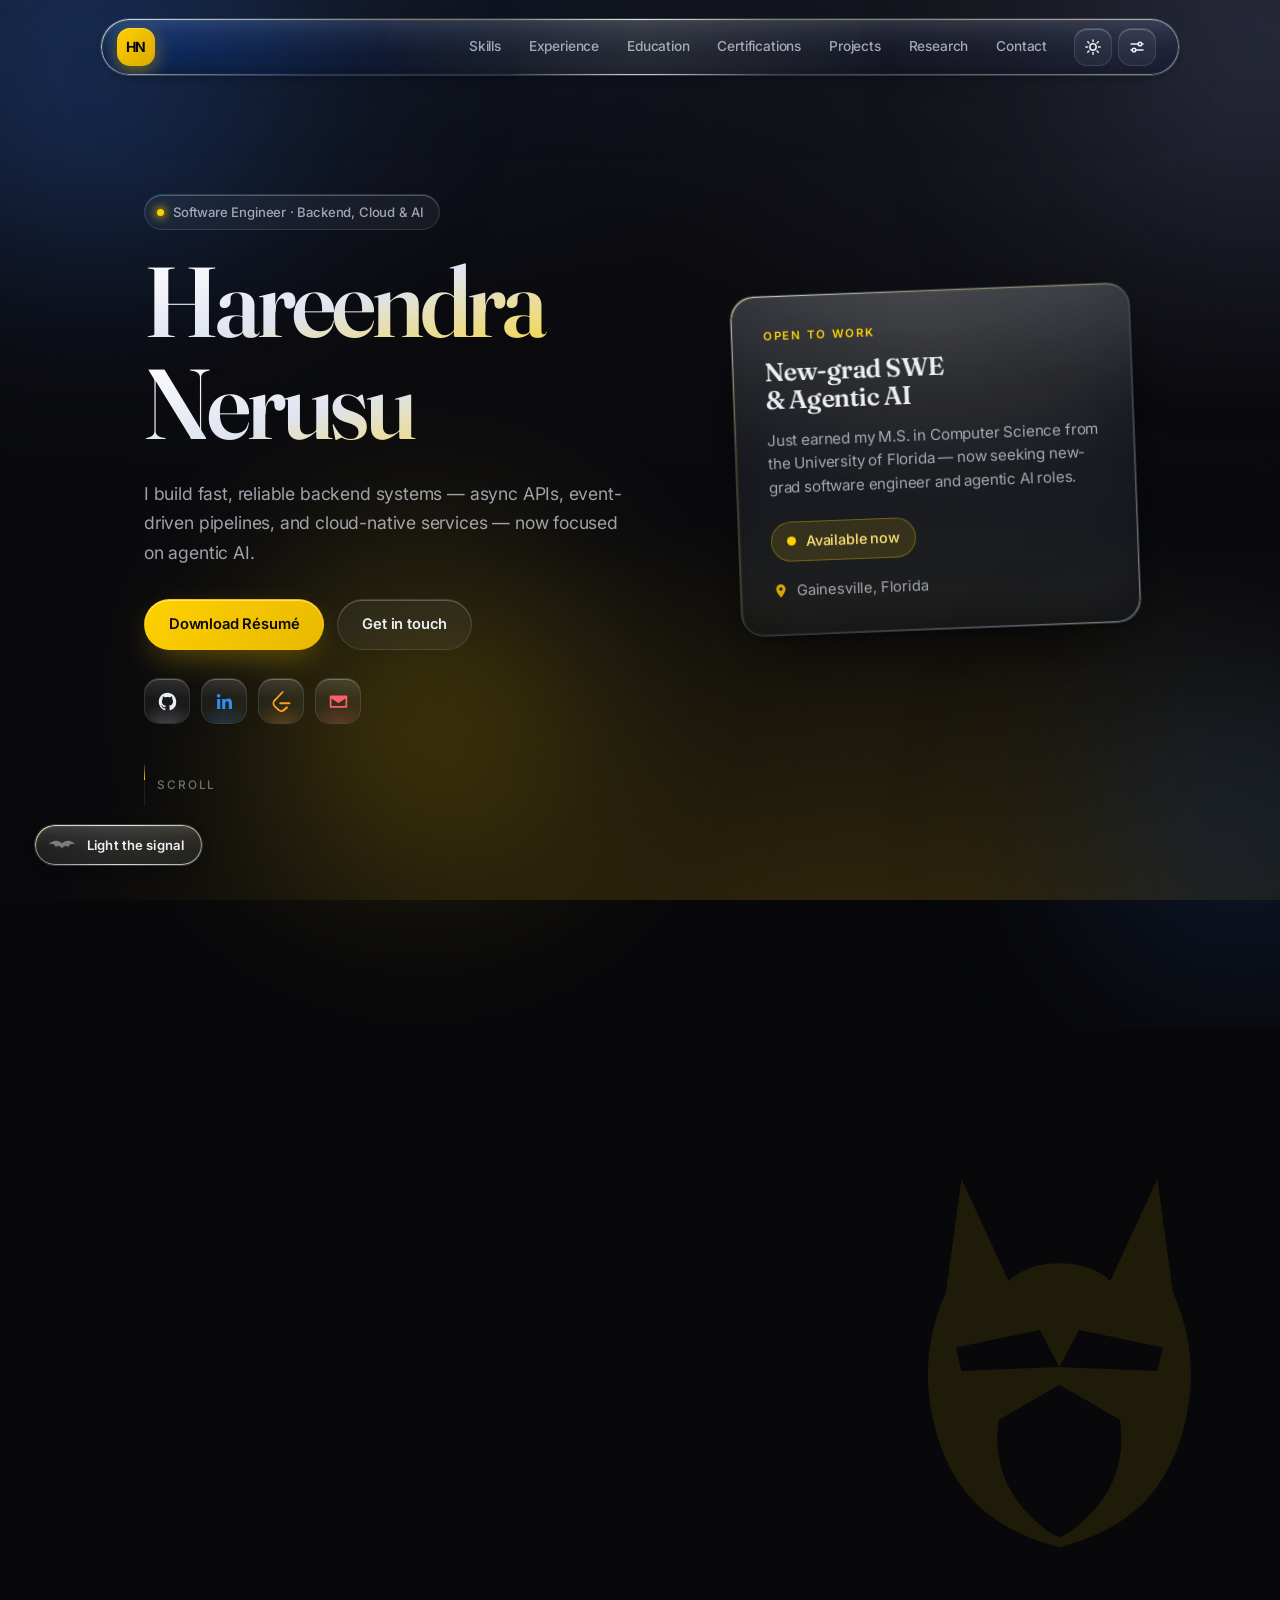
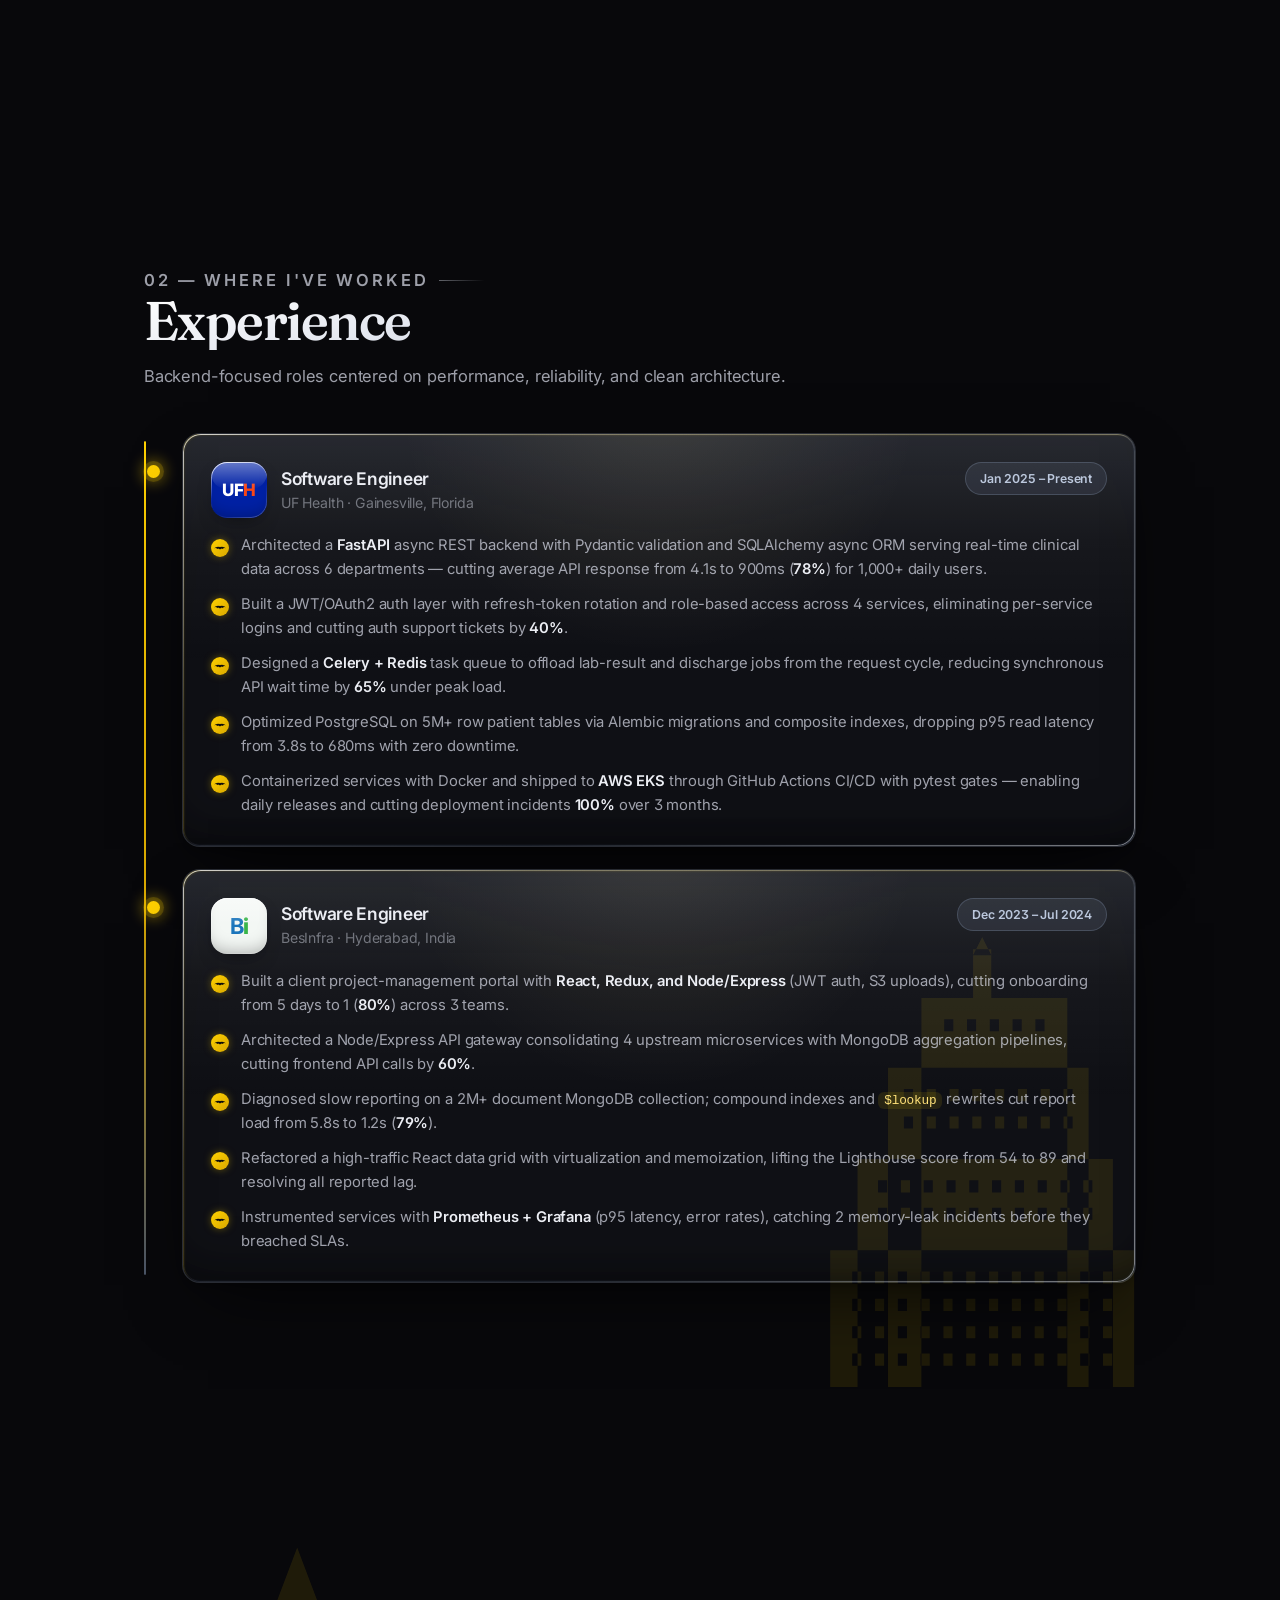
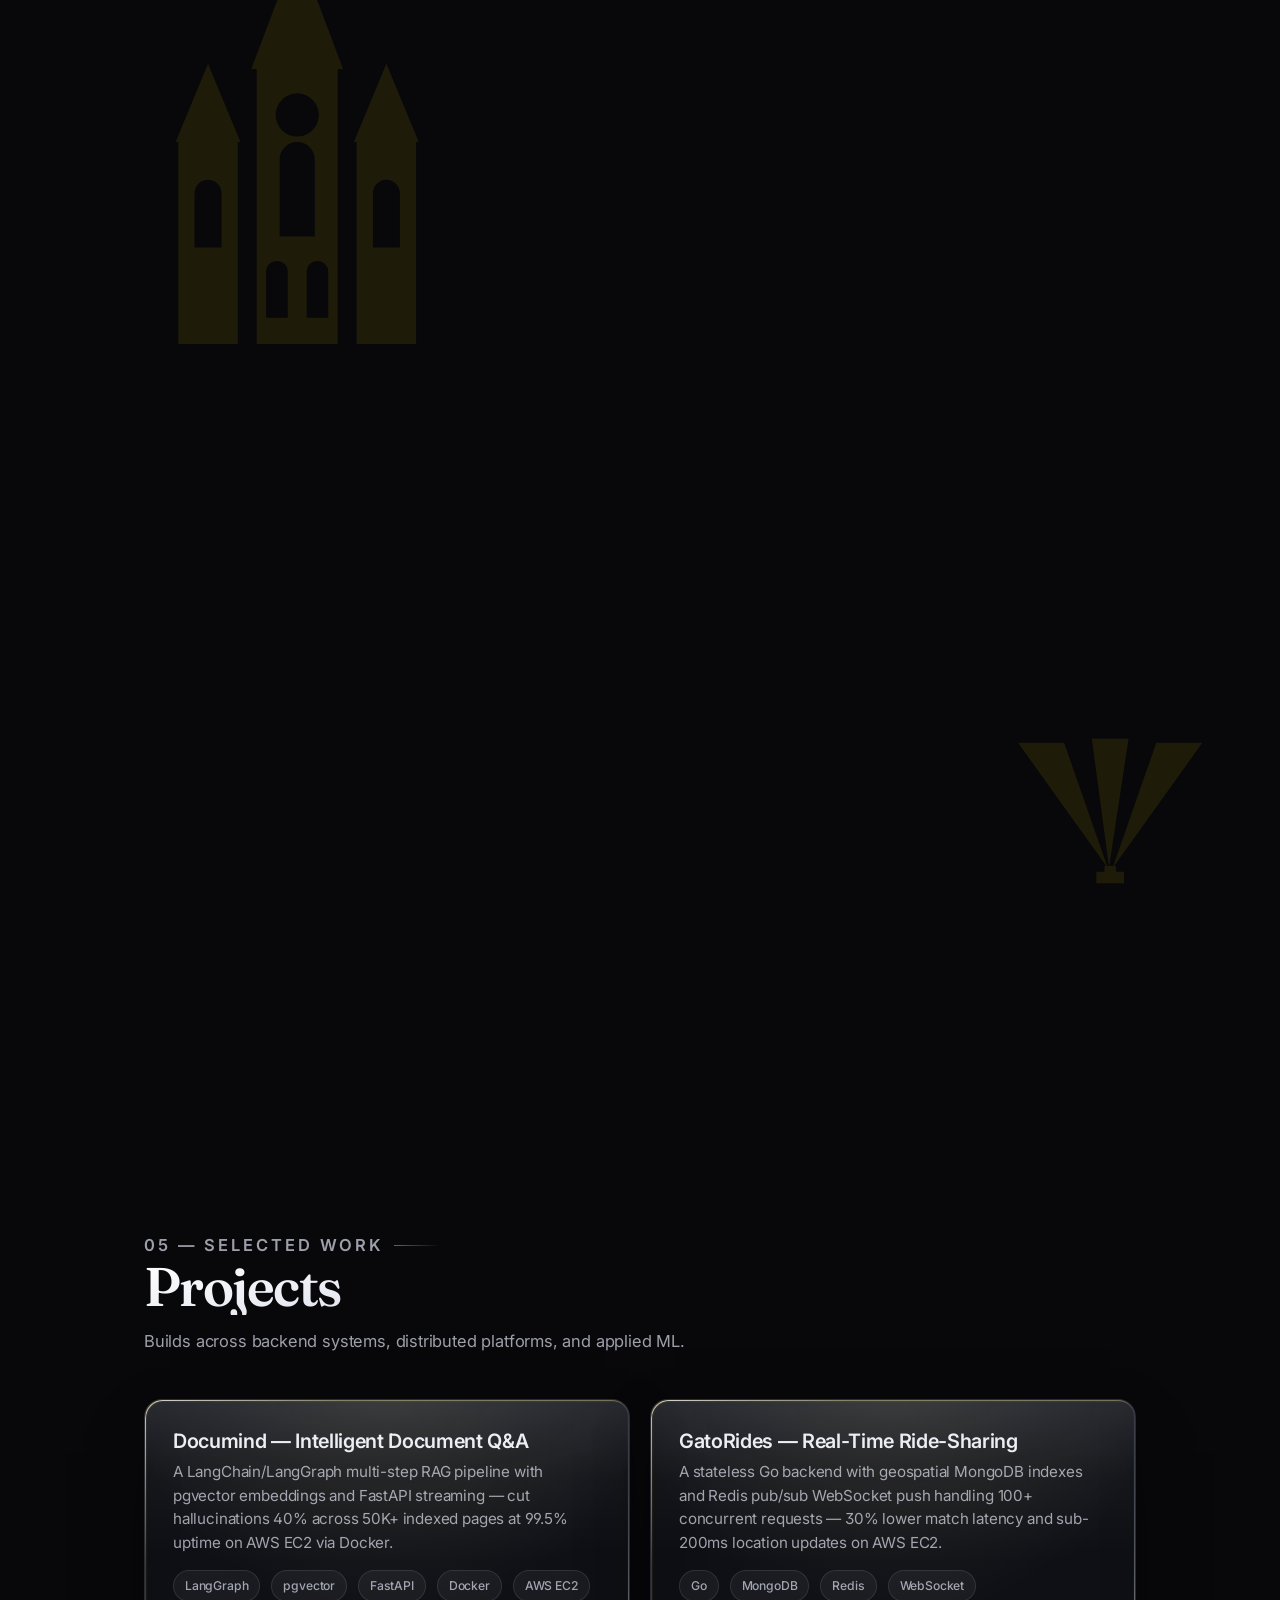
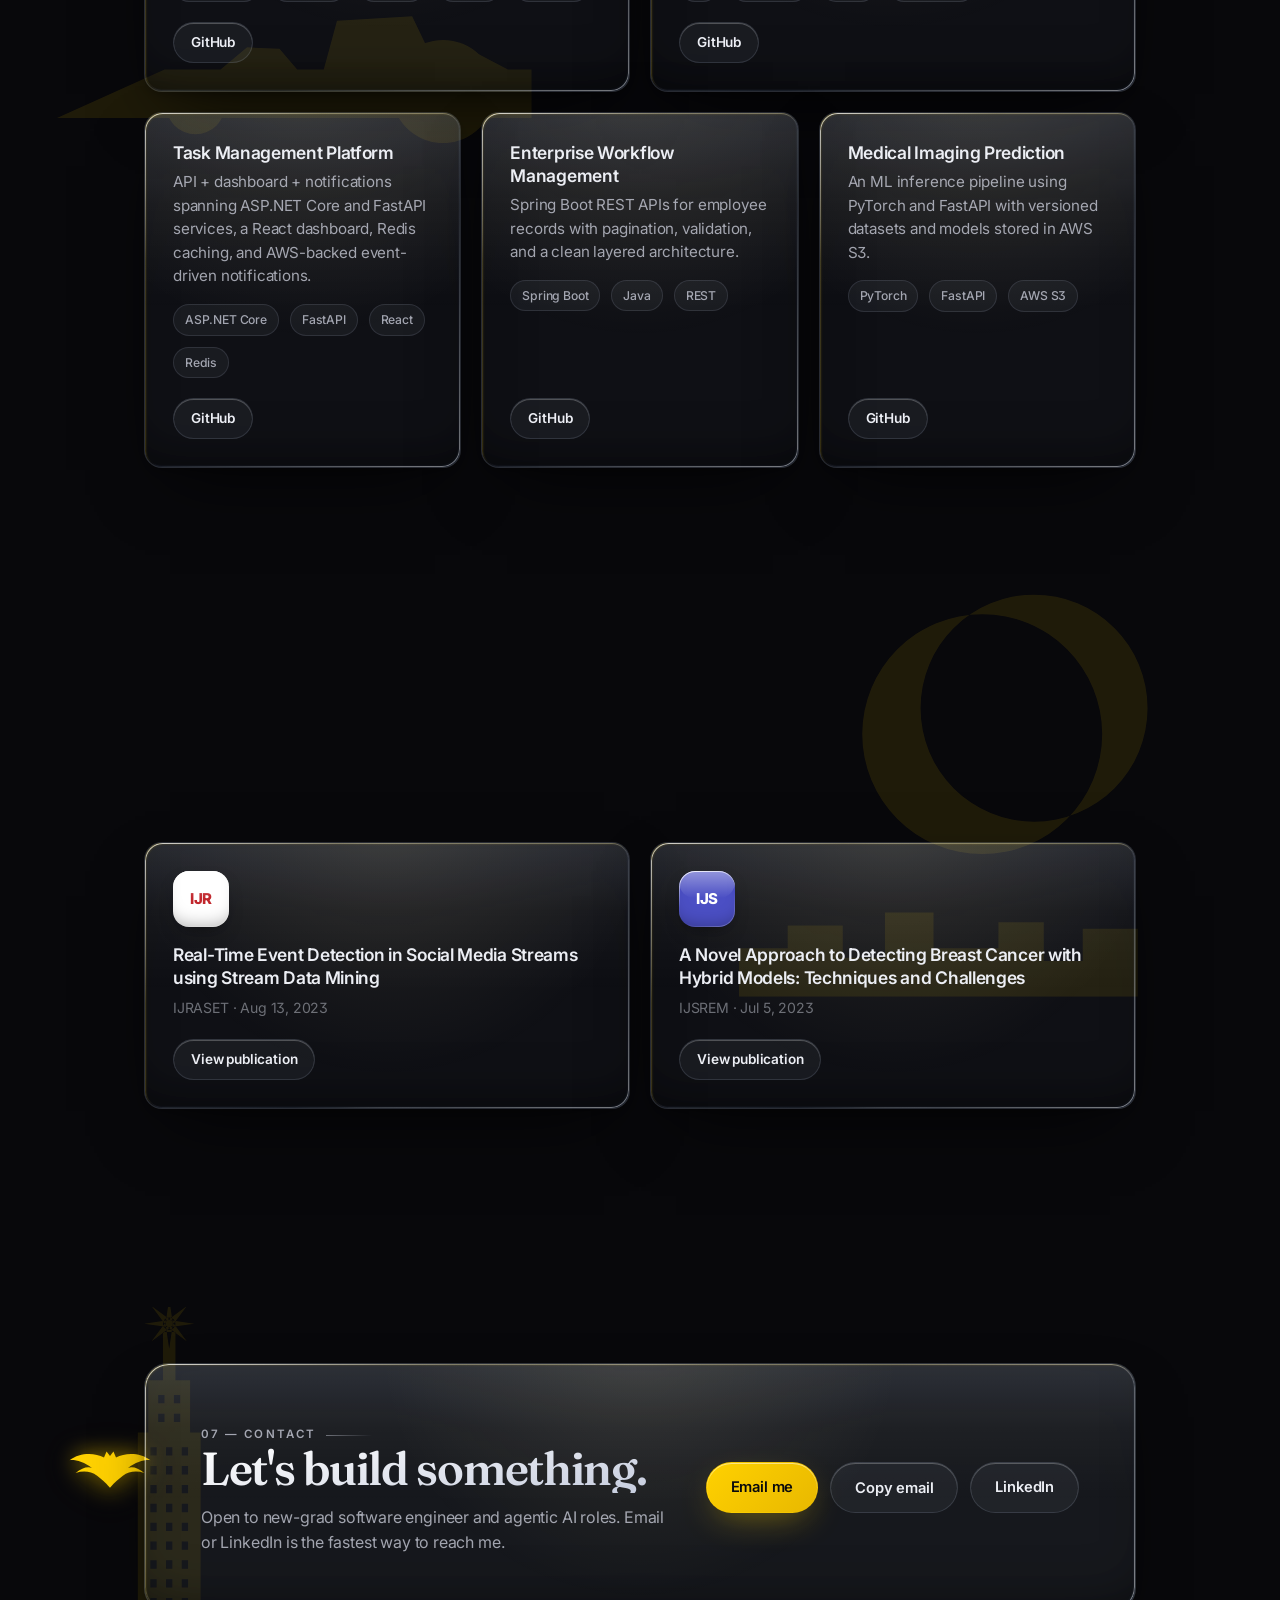
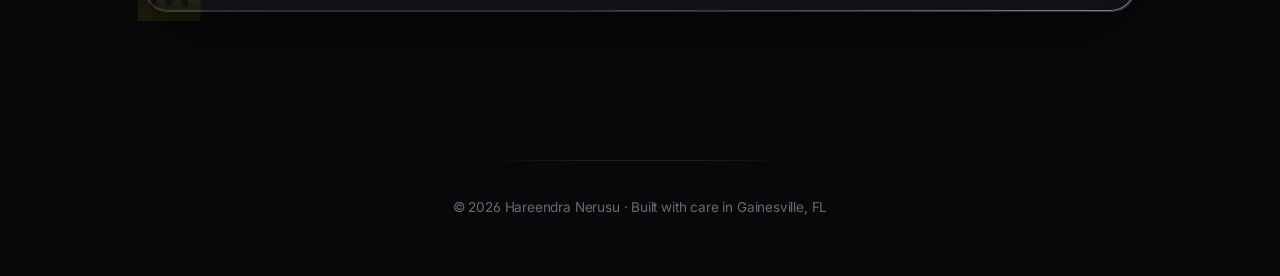
<file: index.html>
<!doctype html>
<html lang="en">
<head>
  <meta charset="utf-8" />
  <meta name="viewport" content="width=device-width, initial-scale=1, viewport-fit=cover" />
  <title>Hareendra Nerusu — Software Engineer</title>
  <meta name="description" content="Hareendra Sri Nag Nerusu — Software Engineer building fast, reliable backend systems, clean APIs, and cloud-native services." />
  <meta name="theme-color" content="#08080b" />
  <link rel="canonical" href="https://hareendra5555.github.io/" />

  <!-- Social share preview (Open Graph + Twitter) -->
  <meta property="og:type" content="website" />
  <meta property="og:url" content="https://hareendra5555.github.io/" />
  <meta property="og:site_name" content="Hareendra Nerusu" />
  <meta property="og:title" content="Hareendra Nerusu — Software Engineer" />
  <meta property="og:description" content="Software Engineer building fast, reliable backend systems, clean APIs, and cloud-native services — now focused on agentic AI." />
  <meta property="og:image" content="https://hareendra5555.github.io/og.png" />
  <meta property="og:image:width" content="1200" />
  <meta property="og:image:height" content="630" />
  <meta property="og:image:alt" content="Hareendra Nerusu — Software Engineer · Backend, Cloud &amp; AI" />
  <meta name="twitter:card" content="summary_large_image" />
  <meta name="twitter:title" content="Hareendra Nerusu — Software Engineer" />
  <meta name="twitter:description" content="Software Engineer building fast, reliable backend systems, clean APIs, and cloud-native services — now focused on agentic AI." />
  <meta name="twitter:image" content="https://hareendra5555.github.io/og.png" />

  <!-- Touch icon + installable manifest -->
  <link rel="apple-touch-icon" href="/apple-touch-icon.png" />
  <link rel="manifest" href="/manifest.json" />

  <!-- Structured data: helps search engines understand who this is -->
  <script type="application/ld+json">
  {
    "@context": "https://schema.org",
    "@type": "Person",
    "name": "Hareendra Sri Nag Nerusu",
    "alternateName": "Hareendra Nerusu",
    "url": "https://hareendra5555.github.io/",
    "jobTitle": "Software Engineer",
    "email": "mailto:hareendra05@gmail.com",
    "alumniOf": [
      { "@type": "CollegeOrUniversity", "name": "University of Florida" },
      { "@type": "CollegeOrUniversity", "name": "Amrita Vishwa Vidyapeetham" }
    ],
    "knowsAbout": ["Backend engineering", "Cloud computing", "Distributed systems", "Agentic AI", "Python", "Go", "AWS"],
    "sameAs": [
      "https://github.com/hareendra5555",
      "https://www.linkedin.com/in/hareendrasrinag/",
      "https://leetcode.com/u/hareendra21/"
    ]
  }
  </script>
  <link rel="icon" href="data:image/svg+xml,%3Csvg%20xmlns='http://www.w3.org/2000/svg'%20viewBox='0%200%20100%20100'%3E%3Crect%20width='100'%20height='100'%20rx='22'%20fill='%23ffd100'/%3E%3Cg%20transform='translate(6,34)%20scale(0.22)'%3E%3Cpolygon%20fill='%230a0a0c'%20points='200,22%20186,6%20176,26%20150,30%2096,36%2044,46%2010,62%2040,70%2066,78%2078,118%2096,84%20140,96%20158,130%20178,100%20200,132%20222,100%20242,130%20260,96%20304,84%20322,118%20334,78%20360,70%20390,62%20356,46%20304,36%20250,30%20224,26%20214,6'/%3E%3C/g%3E%3C/svg%3E" />
  <script>
    document.documentElement.classList.add('js');
    (function () {
      try {
        var t = localStorage.getItem('theme');
        document.documentElement.setAttribute('data-theme', t === 'light' ? 'light' : 'dark');
        var g = parseFloat(localStorage.getItem('glass'));
        if (g >= 20 && g <= 200) {
          document.documentElement.style.setProperty('--glass-factor', g / 100);
        }
      } catch (e) {
        document.documentElement.setAttribute('data-theme', 'dark');
      }
    })();
  </script>
  <link rel="preconnect" href="https://fonts.googleapis.com" />
  <link rel="preconnect" href="https://fonts.gstatic.com" crossorigin />
  <link href="https://fonts.googleapis.com/css2?family=Fraunces:opsz,wght@9..144,400;9..144,500;9..144,600;9..144,700&family=Inter:wght@300;400;500;600;700&display=swap" rel="stylesheet" />
  <link rel="stylesheet" href="styles.css" />
</head>
<body>
  <!-- ───── SVG refraction filters (Liquid Glass lensing) ───── -->
  <svg class="svg-defs" aria-hidden="true" focusable="false" width="0" height="0">
    <defs>
      <filter id="liquidGlass" x="-30%" y="-30%" width="160%" height="160%" color-interpolation-filters="sRGB">
        <feTurbulence type="fractalNoise" baseFrequency="0.007 0.011" numOctaves="2" seed="14" result="noise" />
        <feGaussianBlur in="noise" stdDeviation="2.6" result="softNoise" />
        <feDisplacementMap in="SourceGraphic" in2="softNoise" scale="42" xChannelSelector="R" yChannelSelector="G" result="displaced" />
        <feGaussianBlur in="displaced" stdDeviation="2.4" />
      </filter>
      <filter id="liquidGlassNav" x="-30%" y="-30%" width="160%" height="160%" color-interpolation-filters="sRGB">
        <feTurbulence type="fractalNoise" baseFrequency="0.01 0.016" numOctaves="2" seed="3" result="noise" />
        <feGaussianBlur in="noise" stdDeviation="2" result="softNoise" />
        <feDisplacementMap in="SourceGraphic" in2="softNoise" scale="30" xChannelSelector="R" yChannelSelector="G" result="displaced" />
        <feGaussianBlur in="displaced" stdDeviation="2.2" />
      </filter>
      <!-- ── Snyder-era emblem: wide, armour-plated, blunt ears ── -->
      <symbol id="bat-snyder" viewBox="0 0 400 140">
        <polygon points="200,22 186,6 176,26 150,30 96,36 44,46 10,62 40,70 66,78 78,118 96,84 140,96 158,130 178,100 200,132 222,100 242,130 260,96 304,84 322,118 334,78 360,70 390,62 356,46 304,36 250,30 224,26 214,6" />
      </symbol>

      <!-- ── The emblem through the years (1939 → now) ── -->
      <symbol id="bat-1939" viewBox="0 0 400 150">
        <path d="M200 46Q170 16 120 12Q60 8 10 62Q46 46 78 60Q104 72 112 104Q130 78 158 86Q182 93 200 122Q218 93 242 86Q270 78 288 104Q296 72 322 60Q354 46 390 62Q340 8 280 12Q230 16 200 46Z" />
      </symbol>

      <symbol id="bat-1941" viewBox="0 0 400 170">
        <polygon points="200,34 190,6 182,32 150,24 108,22 62,34 20,62 6,92 30,78 50,92 62,158 82,96 104,110 120,166 140,108 160,120 176,164 190,112 200,132 210,112 224,164 240,120 260,108 280,166 296,110 318,96 338,158 350,92 370,78 394,92 380,62 338,34 292,22 250,24 218,32 210,6" />
      </symbol>

      <symbol id="bat-1966" viewBox="0 0 400 150">
        <path d="M200 40Q186 14 172 34Q150 30 120 26Q64 20 12 58Q52 52 84 66Q112 78 118 108Q140 84 168 92Q188 98 200 124Q212 98 232 92Q260 84 282 108Q288 78 316 66Q348 52 388 58Q336 20 280 26Q250 30 228 34Q214 14 200 40Z" />
      </symbol>

      <symbol id="bat-1989" viewBox="0 0 400 120">
        <path d="M200 34Q190 12 178 30Q140 22 96 30Q44 40 6 66Q44 58 76 64Q102 69 112 88Q132 72 158 78Q182 83 200 100Q218 83 242 78Q268 72 288 88Q298 69 324 64Q356 58 394 66Q356 40 304 30Q260 22 222 30Q210 12 200 34Z" />
      </symbol>

      <symbol id="bat-2005" viewBox="0 0 400 110">
        <polygon points="200,28 190,10 180,30 140,26 90,30 40,44 6,66 60,58 104,62 128,70 140,96 168,76 200,86 232,76 260,96 272,70 296,62 340,58 394,66 360,44 310,30 260,26 220,30 210,10" />
      </symbol>

      <!-- ── Original Gotham scenes (per section) ── -->
      <symbol id="art-wayne" viewBox="0 0 320 300"><path fill-rule="evenodd" d="M60 210h200v90h-200zM78 150h168v150h-168zM98 90h132v210h-132zM120 44h96v256h-96zM154 12h12v32h-12zM160 4l6 12h-12zM74.5 224h6v8h-6zM89.5 224h6v8h-6zM104.5 224h6v8h-6zM119.5 224h6v8h-6zM134.5 224h6v8h-6zM149.5 224h6v8h-6zM164.5 224h6v8h-6zM179.5 224h6v8h-6zM194.5 224h6v8h-6zM209.5 224h6v8h-6zM224.5 224h6v8h-6zM239.5 224h6v8h-6zM74.5 242h6v8h-6zM89.5 242h6v8h-6zM104.5 242h6v8h-6zM119.5 242h6v8h-6zM134.5 242h6v8h-6zM149.5 242h6v8h-6zM164.5 242h6v8h-6zM179.5 242h6v8h-6zM194.5 242h6v8h-6zM209.5 242h6v8h-6zM224.5 242h6v8h-6zM239.5 242h6v8h-6zM74.5 260h6v8h-6zM89.5 260h6v8h-6zM104.5 260h6v8h-6zM119.5 260h6v8h-6zM134.5 260h6v8h-6zM149.5 260h6v8h-6zM164.5 260h6v8h-6zM179.5 260h6v8h-6zM194.5 260h6v8h-6zM209.5 260h6v8h-6zM224.5 260h6v8h-6zM239.5 260h6v8h-6zM74.5 278h6v8h-6zM89.5 278h6v8h-6zM104.5 278h6v8h-6zM119.5 278h6v8h-6zM134.5 278h6v8h-6zM149.5 278h6v8h-6zM164.5 278h6v8h-6zM179.5 278h6v8h-6zM194.5 278h6v8h-6zM209.5 278h6v8h-6zM224.5 278h6v8h-6zM239.5 278h6v8h-6zM91.5 164h6v8h-6zM106.5 164h6v8h-6zM121.5 164h6v8h-6zM136.5 164h6v8h-6zM151.5 164h6v8h-6zM166.5 164h6v8h-6zM181.5 164h6v8h-6zM196.5 164h6v8h-6zM211.5 164h6v8h-6zM226.5 164h6v8h-6zM91.5 182h6v8h-6zM106.5 182h6v8h-6zM121.5 182h6v8h-6zM136.5 182h6v8h-6zM151.5 182h6v8h-6zM166.5 182h6v8h-6zM181.5 182h6v8h-6zM196.5 182h6v8h-6zM211.5 182h6v8h-6zM226.5 182h6v8h-6zM108.5 104h6v8h-6zM123.5 104h6v8h-6zM138.5 104h6v8h-6zM153.5 104h6v8h-6zM168.5 104h6v8h-6zM183.5 104h6v8h-6zM198.5 104h6v8h-6zM213.5 104h6v8h-6zM108.5 122h6v8h-6zM123.5 122h6v8h-6zM138.5 122h6v8h-6zM153.5 122h6v8h-6zM168.5 122h6v8h-6zM183.5 122h6v8h-6zM198.5 122h6v8h-6zM213.5 122h6v8h-6zM135.0 58h6v8h-6zM150.0 58h6v8h-6zM165.0 58h6v8h-6zM180.0 58h6v8h-6zM195.0 58h6v8h-6z"/></symbol>
      <symbol id="art-cathedral" viewBox="0 0 360 300"><path fill-rule="evenodd" d="M150 96h60v204h-60zM180 6l34 90h-68zM92 150h44v150h-44zM114 92l24 58h-48zM224 150h44v150h-44zM246 92l24 58h-48zM167.0 220v-57.0a13.0 13.0 0 0 1 26 0v57.0zM104.0 228v-40.0a10.0 10.0 0 0 1 20 0v40.0zM236.0 228v-40.0a10.0 10.0 0 0 1 20 0v40.0zM157.0 280v-34.0a8.0 8.0 0 0 1 16 0v34.0zM187.0 280v-34.0a8.0 8.0 0 0 1 16 0v34.0zM180 130m-16 0a16 16 0 1 0 32 0a16 16 0 1 0 -32 0"/></symbol>
      <symbol id="art-searchlight" viewBox="0 0 400 260"><path d="M176 232h48v20h-48zM190 222h20v12h-20zM196 226 L40 8 L120 8 ZM198 224 L168 0 L232 0 ZM204 226 L280 8 L360 8 Z"/></symbol>
      <symbol id="art-moon" viewBox="0 0 300 262"><path fill-rule="evenodd" d="M150 100m-74 0a74 74 0 1 0 148 0a74 74 0 1 0 -148 0M182 84m-70 0a70 70 0 1 0 140 0a70 70 0 1 0 -140 0"/><path d="M0 262 V232 h30 v-14 h34 v20 h26 v-28 h30 v22 h40 v-16 h28 v24 h24 v-20 h34 V262 Z"/></symbol>
      <symbol id="art-equalizer" viewBox="0 0 400 200"><path d="M10 130h18v70h-18zM36 80h18v120h-18zM62 150h18v50h-18zM88 50h18v150h-18zM114 110h18v90h-18zM140 20h18v180h-18zM166 140h18v60h-18zM192 60h18v140h-18zM218 100h18v100h-18zM244 30h18v170h-18zM270 120h18v80h-18zM296 70h18v130h-18zM322 145h18v55h-18zM348 90h18v110h-18zM374 125h18v75h-18z"/></symbol>
      <symbol id="art-beacon" viewBox="0 0 220 300"><path fill-rule="evenodd" d="M80 120h60v180h-60zM90 70h40v50h-40zM104 24h12v46h-12zM110.0 19.5 L134.0 16.0 L110.0 12.5 ZM107.5 18.5 L127.0 33.0 L112.5 13.5 ZM106.5 16.0 L110.0 40.0 L113.5 16.0 ZM107.5 13.5 L93.0 33.0 L112.5 18.5 ZM110.0 12.5 L86.0 16.0 L110.0 19.5 ZM112.5 13.5 L93.0 -1.0 L107.5 18.5 ZM113.5 16.0 L110.0 -8.0 L106.5 16.0 ZM112.5 18.5 L127.0 -1.0 L107.5 13.5 ZM110 16m-6 0a6 6 0 1 0 12 0a6 6 0 1 0 -12 0M92.0 134h6v8h-6zM107.0 134h6v8h-6zM122.0 134h6v8h-6zM92.0 152h6v8h-6zM107.0 152h6v8h-6zM122.0 152h6v8h-6zM92.0 170h6v8h-6zM107.0 170h6v8h-6zM122.0 170h6v8h-6zM92.0 188h6v8h-6zM107.0 188h6v8h-6zM122.0 188h6v8h-6zM92.0 206h6v8h-6zM107.0 206h6v8h-6zM122.0 206h6v8h-6zM92.0 224h6v8h-6zM107.0 224h6v8h-6zM122.0 224h6v8h-6zM92.0 242h6v8h-6zM107.0 242h6v8h-6zM122.0 242h6v8h-6zM92.0 260h6v8h-6zM107.0 260h6v8h-6zM122.0 260h6v8h-6zM92.0 278h6v8h-6zM107.0 278h6v8h-6zM122.0 278h6v8h-6zM99.5 84h6v8h-6zM114.5 84h6v8h-6zM99.5 102h6v8h-6zM114.5 102h6v8h-6z"/></symbol>
      <symbol id="art-mask" viewBox="0 0 340 400"><path fill-rule="evenodd" d="M70 4 L118 108 C 142 84, 198 84, 222 108 L 270 4 L 286 120 C 300 150, 306 184, 304 216 C 300 262, 286 300, 262 328 C 238 356, 202 372, 170 380 C 138 372, 102 356, 78 328 C 54 300, 40 262, 36 216 C 34 184, 40 150, 54 120 Z M64 176 L150 158 L170 196 L70 200 Z M276 176 L190 158 L170 196 L270 200 Z M108 250 L170 214 L232 250 C 238 292, 224 324, 200 348 C 186 362, 176 368, 170 370 C 164 368, 154 362, 140 348 C 116 324, 102 292, 108 250 Z"/></symbol>
      <symbol id="art-tumbler" viewBox="0 0 660 250"><polygon points="4,216 150,150 226,150 262,120 306,122 330,150 366,150 384,84 486,78 512,132 574,128 616,150 648,150 648,216"/><circle cx="192" cy="198" r="40"/><circle cx="528" cy="180" r="70"/></symbol>
      <symbol id="bat-arang" viewBox="0 0 200 92"><path d="M100 90 C88 76, 80 70, 70 62 C56 52, 38 50, 20 56 C34 44, 48 40, 58 44 C40 30, 18 24, 6 26 C30 8, 64 8, 86 20 L92 6 L100 16 L108 6 L114 20 C136 8, 170 8, 194 26 C182 24, 160 30, 142 44 C152 40, 166 44, 180 56 C162 50, 144 52, 130 62 C120 70, 112 76, 100 90 Z"/></symbol>
<!-- brand tech icons -->
      <symbol id="ic-aws" viewBox="0 0 48 48"><text x="24" y="23" font-family="Inter,Arial" font-weight="900" font-size="18" letter-spacing="-1.2" fill="#fff" text-anchor="middle">aws</text><path d="M8 30c9 8 23 8 31 1.5" fill="none" stroke="#FF9900" stroke-width="3.2" stroke-linecap="round"/><path d="M35 27l7 4.5-7.5 3.5z" fill="#FF9900"/></symbol>
    </defs>
  </svg>

  <!-- ───── Ambient aurora background ───── -->
  <div class="aurora" aria-hidden="true">
    <span class="orb orb-1"></span>
    <span class="orb orb-2"></span>
    <span class="orb orb-3"></span>
    <span class="orb orb-4"></span>
    <span class="orb orb-5"></span>
  </div>
  <!-- ───── The signal over Gotham ───── -->
  <div class="bat-signal" aria-hidden="true">
    <svg viewBox="0 0 400 140" focusable="false">
      <use href="#bat-snyder" />
    </svg>
  </div>

  <div class="spotlight" aria-hidden="true"></div>
  <div class="grain" aria-hidden="true"></div>


  <a class="skip-link" href="#top">Skip to content</a>

  <!-- ───── Floating glass nav ───── -->
  <header class="nav-shell">
    <nav class="nav glass frost refract refract-nav" aria-label="Primary">
      <a class="brand" href="#top" aria-label="Home">
        <span>HN</span>
      </a>
      <div class="nav-links" id="nav-links">
        <span class="nav-indicator" aria-hidden="true"></span>
        <a href="#skills">Skills</a>
        <a href="#experience">Experience</a>
        <a href="#education">Education</a>
        <a href="#certifications">Certifications</a>
        <a href="#projects">Projects</a>
        <a href="#research">Research</a>
        <!-- <a href="#music">Music</a> -->
        <a href="#contact">Contact</a>
      </div>
      <div class="nav-actions">
        <button class="theme-toggle" type="button" aria-label="Toggle dark / light theme" aria-pressed="false">
          <span class="toggle-track" aria-hidden="true">
            <svg class="ic-sun" viewBox="0 0 24 24" fill="none" stroke="currentColor" stroke-width="2" stroke-linecap="round" aria-hidden="true">
              <circle cx="12" cy="12" r="4.2"></circle>
              <path d="M12 2.5v2.2M12 19.3v2.2M2.5 12h2.2M19.3 12h2.2M5 5l1.6 1.6M17.4 17.4 19 19M19 5l-1.6 1.6M6.6 17.4 5 19"></path>
            </svg>
            <svg class="ic-moon" viewBox="0 0 24 24" fill="currentColor" aria-hidden="true">
              <path d="M21 12.8A8.5 8.5 0 1 1 11.2 3a6.5 6.5 0 0 0 9.8 9.8z"></path>
            </svg>
          </span>
        </button>
        <div class="glass-control">
          <button class="glass-btn" type="button" aria-label="Adjust glass opacity" aria-haspopup="dialog" aria-expanded="false" aria-controls="glass-panel">
            <svg viewBox="0 0 24 24" fill="none" stroke="currentColor" stroke-width="2" stroke-linecap="round" aria-hidden="true">
              <path d="M4 8h10M18 8h2M4 16h2M10 16h10" />
              <circle cx="16" cy="8" r="2.4" /><circle cx="8" cy="16" r="2.4" />
            </svg>
          </button>
        </div>
        <button class="nav-toggle" type="button" aria-expanded="false" aria-controls="nav-links" aria-label="Toggle menu">
          <span></span><span></span><span></span>
        </button>
      </div>
      <span class="nav-progress" aria-hidden="true"></span>
    </nav>
  </header>

  <!-- Glass control popover — portaled to body so the nav's backdrop-filter
       (which makes the nav a containing block for fixed descendants) and its
       overflow:hidden don't clip it. -->
  <div class="glass-panel glass frost" id="glass-panel" role="dialog" aria-label="Glass appearance" hidden>
    <div class="glass-panel-head">
      <span class="glass-panel-title">Liquid glass</span>
      <output class="glass-value" id="glass-value" for="glass-range">100%</output>
    </div>
    <input class="glass-range" id="glass-range" type="range" min="20" max="200" step="5" value="100"
           aria-label="Glass opacity" aria-valuetext="100 percent" />
    <div class="glass-panel-foot">
      <span class="glass-hint-lo">Sheer</span>
      <button class="glass-reset" type="button">Reset</button>
      <span class="glass-hint-hi">Frosted</span>
    </div>
  </div>

  <main id="top">
    <!-- ───── Hero ───── -->
    <section class="hero">
      <div class="hero-text">
        <p class="eyebrow stagger" style="--i:0"><span class="dot"></span> Software Engineer · Backend, Cloud &amp; AI</p>
        <h1 class="hero-name">
          <span class="line"><span class="line-in stagger" style="--i:1">Hareendra</span></span>
          <span class="line"><span class="line-in stagger" style="--i:2">Nerusu</span></span>
        </h1>
        <p class="lead stagger" style="--i:3">I build fast, reliable backend systems — async APIs, event-driven pipelines, and cloud-native services — now focused on agentic AI.</p>
        <div class="hero-actions stagger" style="--i:4">
          <a class="btn primary magnetic" href="https://drive.google.com/drive/folders/1uuEA_X0aUA7srE8CocAKraa96e5xipoj?usp=sharing" target="_blank" rel="noopener">
            <span>Download Résumé</span>
          </a>
          <a class="btn ghost magnetic" href="#contact"><span>Get in touch</span></a>
        </div>
        <div class="hero-links stagger" style="--i:5" aria-label="Social links">
          <a class="icon-link magnetic soc-gh" href="https://github.com/hareendra5555" target="_blank" rel="noopener" aria-label="GitHub" data-tip="GitHub">
            <svg viewBox="0 0 24 24" aria-hidden="true"><path d="M12 2C6.48 2 2 6.58 2 12.26c0 4.52 2.87 8.35 6.84 9.7.5.1.68-.22.68-.48 0-.24-.01-.88-.01-1.72-2.78.62-3.37-1.38-3.37-1.38-.45-1.18-1.11-1.49-1.11-1.49-.9-.64.07-.63.07-.63 1 .07 1.53 1.06 1.53 1.06.9 1.58 2.36 1.12 2.94.86.09-.67.35-1.12.64-1.38-2.22-.26-4.56-1.14-4.56-5.09 0-1.12.38-2.04 1.01-2.76-.1-.26-.44-1.3.1-2.7 0 0 .83-.27 2.72 1.05.79-.23 1.64-.34 2.48-.34s1.69.12 2.48.34c1.89-1.32 2.72-1.05 2.72-1.05.54 1.4.2 2.44.1 2.7.63.72 1.01 1.64 1.01 2.76 0 3.96-2.34 4.82-4.57 5.08.36.32.69.94.69 1.9 0 1.37-.01 2.47-.01 2.8 0 .26.18.58.69.48A10.04 10.04 0 0 0 22 12.26C22 6.58 17.52 2 12 2z"></path></svg>
          </a>
          <a class="icon-link magnetic soc-li" href="https://www.linkedin.com/in/hareendrasrinag/" target="_blank" rel="noopener" aria-label="LinkedIn" data-tip="LinkedIn">
            <svg viewBox="0 0 24 24" aria-hidden="true"><path d="M20.45 20.45h-3.55v-5.57c0-1.33-.03-3.04-1.85-3.04-1.85 0-2.13 1.45-2.13 2.94v5.67H9.36V9h3.41v1.56h.05c.48-.9 1.65-1.85 3.4-1.85 3.64 0 4.31 2.4 4.31 5.52v6.22zM5.34 7.43c-1.14 0-2.07-.93-2.07-2.07 0-1.14.93-2.07 2.07-2.07s2.07.93 2.07 2.07c0 1.14-.93 2.07-2.07 2.07zM7.12 20.45H3.55V9h3.57v11.45z"></path></svg>
          </a>
          <a class="icon-link magnetic soc-lc" href="https://leetcode.com/u/hareendra21/" target="_blank" rel="noopener" aria-label="LeetCode" data-tip="LeetCode">
            <svg viewBox="0 0 24 24" aria-hidden="true"><path d="M13.483 0a1.374 1.374 0 0 0-.961.438L7.116 6.226l-3.854 4.126a5.266 5.266 0 0 0-1.209 2.104 5.35 5.35 0 0 0-.125.513 5.527 5.527 0 0 0 .062 2.362 5.83 5.83 0 0 0 .349 1.017 5.938 5.938 0 0 0 1.271 1.818l4.277 4.193.039.038c2.248 2.165 5.852 2.165 8.1 0l2.909-2.809c.48-.463.485-1.229.011-1.703a1.2 1.2 0 0 0-1.705-.011l-2.908 2.808a3.755 3.755 0 0 1-5.29 0l-4.277-4.193a3.716 3.716 0 0 1-.844-1.211 3.797 3.797 0 0 1-.121-.324 3.686 3.686 0 0 1 .039-1.575 3.729 3.729 0 0 1 .802-1.4l3.854-4.126 5.406-5.788a1.2 1.2 0 0 0-.014-1.705A1.373 1.373 0 0 0 13.483 0zm-2.866 12.815a1.2 1.2 0 0 0-1.2 1.2 1.2 1.2 0 0 0 1.2 1.2h10.335a1.2 1.2 0 0 0 1.2-1.2 1.2 1.2 0 0 0-1.2-1.2z"></path></svg>
          </a>
          <a class="icon-link magnetic soc-mail" href="mailto:hareendra05@gmail.com" aria-label="Email" data-tip="Email">
            <svg viewBox="0 0 24 24" aria-hidden="true"><path d="M3 5h18a1 1 0 0 1 1 1v12a1 1 0 0 1-1 1H3a1 1 0 0 1-1-1V6a1 1 0 0 1 1-1zm9 7.2L4.3 7H19.7L12 12.2zM4 8.5V17h16V8.5l-7.4 5a1 1 0 0 1-1.2 0L4 8.5z"></path></svg>
          </a>
        </div>
      </div>

      <aside class="hero-card glass stagger" style="--i:3" aria-label="Current status">
        <div class="card-glow" aria-hidden="true"></div>
        <div class="hero-card-inner">
          <p class="card-label">Open to work</p>
          <h2>New-grad SWE<br />&amp; Agentic AI</h2>
          <p class="card-sub">Just earned my M.S. in Computer Science from the University of Florida — now seeking new-grad software engineer and agentic AI roles.</p>
          <div class="status-row">
            <span class="pulse" aria-hidden="true"></span>
            <span>Available now</span>
          </div>
          <div class="location">
            <svg viewBox="0 0 24 24" aria-hidden="true" class="pin"><path d="M12 2a7 7 0 0 0-7 7c0 5 7 13 7 13s7-8 7-13a7 7 0 0 0-7-7zm0 9.5A2.5 2.5 0 1 1 12 6.5a2.5 2.5 0 0 1 0 5z"/></svg>
            <a href="https://www.google.com/maps/place/Gainesville,+FL" target="_blank" rel="noopener">Gainesville, Florida</a>
          </div>
        </div>
      </aside>

      <a class="scroll-cue stagger" style="--i:6" href="#skills" aria-label="Scroll to content">
        <span class="scroll-cue-rail" aria-hidden="true"><span></span></span>
        <span class="scroll-cue-text">Scroll</span>
      </a>
    </section>

    <!-- ───── Stats band ───── -->
    <section class="stats" aria-label="Highlights">
      <article class="stat glass reveal">
        <span class="stat-num"><span class="num" data-count="3.92" data-decimals="2">3.92</span><small>/4.0</small></span>
        <span class="stat-label">Graduate GPA</span>
      </article>
      <article class="stat glass reveal">
        <span class="stat-num"><span class="num" data-count="78">78</span><small>%</small></span>
        <span class="stat-label">Faster clinical APIs</span>
      </article>
      <article class="stat glass reveal">
        <span class="stat-num"><span class="num" data-count="1000" data-sep="1">1,000</span><small>+</small></span>
        <span class="stat-label">Daily users served</span>
      </article>
      <article class="stat glass reveal">
        <span class="stat-num">AWS</span>
        <span class="stat-label">Certified Architect</span>
      </article>
    </section>

    <!-- ───── Skills ───── -->
    <section id="skills" class="section">
      <div class="sec-art right" aria-hidden="true">
        <svg viewBox="0 0 340 400" focusable="false"><use href="#art-mask" /></svg>
      </div>

      <div class="section-head reveal">
        <p class="kicker">01 — Toolkit</p>
        <h2>Skills</h2>
        <p>The stack I reach for to design, ship, and operate backend systems end to end.</p>
      </div>
      <div class="skills-grid">
        <article class="skill-card glass reveal">
          <div class="card-glow" aria-hidden="true"></div>
          <h3><span class="h-dot" aria-hidden="true"></span>Languages</h3>
          <ul class="chips">
            <li>Python</li><li>Go</li><li>JavaScript</li><li>TypeScript</li><li>SQL</li><li>Java</li>
          </ul>
        </article>
        <article class="skill-card glass reveal">
          <div class="card-glow" aria-hidden="true"></div>
          <h3><span class="h-dot" aria-hidden="true"></span>Frameworks &amp; Tools</h3>
          <ul class="chips">
            <li>FastAPI</li><li>Pydantic</li><li>SQLAlchemy</li><li>Celery</li><li>Node.js</li><li>Express</li><li>React</li><li>Redux</li><li>LangChain</li><li>LangGraph</li><li>REST APIs</li><li>WebSocket</li><li>pytest</li><li>Prometheus</li><li>Grafana</li>
          </ul>
        </article>
        <article class="skill-card glass reveal">
          <div class="card-glow" aria-hidden="true"></div>
          <h3><span class="h-dot" aria-hidden="true"></span>Cloud, DevOps &amp; Databases</h3>
          <ul class="chips">
            <li>AWS EC2</li><li>EKS</li><li>Lambda</li><li>S3</li><li>Docker</li><li>Kubernetes</li><li>GitHub Actions</li><li>PostgreSQL</li><li>MongoDB</li><li>Redis</li><li>pgvector</li><li>Alembic</li>
          </ul>
        </article>
      </div>
    </section>

    <!-- ───── Experience ───── -->
    <section id="experience" class="section">
      <div class="sec-art right wide" aria-hidden="true">
        <svg viewBox="0 0 320 300" focusable="false"><use href="#art-wayne" /></svg>
      </div>

      <div class="section-head reveal">
        <p class="kicker">02 — Where I've worked</p>
        <h2>Experience</h2>
        <p>Backend-focused roles centered on performance, reliability, and clean architecture.</p>
      </div>
      <div class="timeline">
        <span class="tl-rail" aria-hidden="true"><span class="tl-fill"></span></span>
        <article class="tl-item reveal">
          <span class="tl-node" aria-hidden="true"></span>
          <div class="card glass">
            <div class="card-glow" aria-hidden="true"></div>
            <div class="role-head">
              <div class="role-lead">
                <div class="org-badge org-ufhealth" aria-hidden="true"><span class="org-mono">UF<b>H</b></span></div>
                <div>
                  <h3>Software Engineer</h3>
                  <p class="muted">UF Health · Gainesville, Florida</p>
                </div>
              </div>
              <span class="pill">Jan 2025 – Present</span>
            </div>
            <ul>
              <li>Architected a <strong>FastAPI</strong> async REST backend with Pydantic validation and SQLAlchemy async ORM serving real-time clinical data across 6 departments — cutting average API response from 4.1s to 900ms (<strong>78%</strong>) for 1,000+ daily users.</li>
              <li>Built a JWT/OAuth2 auth layer with refresh-token rotation and role-based access across 4 services, eliminating per-service logins and cutting auth support tickets by <strong>40%</strong>.</li>
              <li>Designed a <strong>Celery + Redis</strong> task queue to offload lab-result and discharge jobs from the request cycle, reducing synchronous API wait time by <strong>65%</strong> under peak load.</li>
              <li>Optimized PostgreSQL on 5M+ row patient tables via Alembic migrations and composite indexes, dropping p95 read latency from 3.8s to 680ms with zero downtime.</li>
              <li>Containerized services with Docker and shipped to <strong>AWS EKS</strong> through GitHub Actions CI/CD with pytest gates — enabling daily releases and cutting deployment incidents <strong>100%</strong> over 3 months.</li>
            </ul>
          </div>
        </article>

        <article class="tl-item reveal">
          <span class="tl-node" aria-hidden="true"></span>
          <div class="card glass">
            <div class="card-glow" aria-hidden="true"></div>
            <div class="role-head">
              <div class="role-lead">
                <div class="org-badge org-besinfra" aria-hidden="true"><span class="org-mono"><b>B</b><i>i</i></span></div>
                <div>
                  <h3>Software Engineer</h3>
                  <p class="muted">BesInfra · Hyderabad, India</p>
                </div>
              </div>
              <span class="pill">Dec 2023 – Jul 2024</span>
            </div>
            <ul>
              <li>Built a client project-management portal with <strong>React, Redux, and Node/Express</strong> (JWT auth, S3 uploads), cutting onboarding from 5 days to 1 (<strong>80%</strong>) across 3 teams.</li>
              <li>Architected a Node/Express API gateway consolidating 4 upstream microservices with MongoDB aggregation pipelines, cutting frontend API calls by <strong>60%</strong>.</li>
              <li>Diagnosed slow reporting on a 2M+ document MongoDB collection; compound indexes and <code>$lookup</code> rewrites cut report load from 5.8s to 1.2s (<strong>79%</strong>).</li>
              <li>Refactored a high-traffic React data grid with virtualization and memoization, lifting the Lighthouse score from 54 to 89 and resolving all reported lag.</li>
              <li>Instrumented services with <strong>Prometheus + Grafana</strong> (p95 latency, error rates), catching 2 memory-leak incidents before they breached SLAs.</li>
            </ul>
          </div>
        </article>
      </div>
    </section>

    <!-- ───── Education ───── -->
    <section id="education" class="section">
      <div class="sec-art left wide" aria-hidden="true">
        <svg viewBox="0 0 360 300" focusable="false"><use href="#art-cathedral" /></svg>
      </div>

      <div class="section-head reveal">
        <p class="kicker">03 — Education</p>
        <h2>Education</h2>
        <p>Computer science, with a focus on systems, distributed computing, and the cloud.</p>
      </div>
      <div class="grid">
        <article class="card glass reveal">
          <div class="card-glow" aria-hidden="true"></div>
          <div class="org-badge org-uf" aria-hidden="true"><span class="org-mono">UF</span></div>
          <h3>University of Florida</h3>
          <p class="muted">M.S. — Computer Science</p>
          <p class="muted">Aug 2024 – May 2026 · Gainesville, Florida</p>
          <p class="edu-line"><span class="tag">GPA 3.92 / 4.0</span></p>
          <p>Coursework: Distributed Systems, Operating Systems, Computer Networks, Databases, Cloud Computing, Algorithms.</p>
        </article>
        <article class="card glass reveal">
          <div class="card-glow" aria-hidden="true"></div>
          <div class="org-badge org-amrita" aria-hidden="true"><span class="org-mono">A</span></div>
          <h3>Amrita Vishwa Vidyapeetham</h3>
          <p class="muted">B.Tech — Computer Science &amp; Engineering</p>
          <p class="muted">Jun 2024 · Kerala, India</p>
          <p class="edu-line"><span class="tag">CGPA 8.95 / 10</span></p>
          <p>Foundations in data structures, OOP, networks, and software engineering.</p>
        </article>
      </div>
    </section>

    <!-- ───── Certifications ───── -->
    <section id="certifications" class="section">
      <div class="sec-art right tall" aria-hidden="true">
        <svg viewBox="0 0 400 260" focusable="false"><use href="#art-searchlight" /></svg>
      </div>

      <div class="section-head reveal">
        <p class="kicker">04 — Credentials</p>
        <h2>Certifications</h2>
        <p>Verified cloud certifications.</p>
      </div>
      <div class="grid">
        <article class="card glass reveal">
          <div class="card-glow" aria-hidden="true"></div>
          <div class="cert-badge ic-aws"><svg viewBox="0 0 48 48" aria-hidden="true"><use href="#ic-aws" /></svg></div>
          <h3>AWS Certified Solutions Architect – Associate</h3>
          <p class="muted">Amazon Web Services</p>
          <div class="card-actions">
            <a class="btn small ghost" href="https://www.credly.com/badges/06f970d6-c70e-44ab-9804-bf45594e1265/linked_in_profile" target="_blank" rel="noopener"><span>View credential</span></a>
          </div>
        </article>
        <article class="card glass reveal">
          <div class="card-glow" aria-hidden="true"></div>
          <div class="cert-badge ic-aws"><svg viewBox="0 0 48 48" aria-hidden="true"><use href="#ic-aws" /></svg></div>
          <h3>AWS Certified Cloud Practitioner</h3>
          <p class="muted">Amazon Web Services</p>
          <div class="card-actions">
            <a class="btn small ghost" href="https://www.credly.com/badges/70577bc9-9a2a-49e6-bfc5-33c76db22828/public_url" target="_blank" rel="noopener"><span>View credential</span></a>
          </div>
        </article>
      </div>
    </section>

    <!-- ───── Projects ───── -->
    <section id="projects" class="section">
      <div class="sec-art left wide" aria-hidden="true">
        <svg viewBox="0 0 660 250" focusable="false"><use href="#art-tumbler" /></svg>
      </div>

      <div class="section-head reveal">
        <p class="kicker">05 — Selected work</p>
        <h2>Projects</h2>
        <p>Builds across backend systems, distributed platforms, and applied ML.</p>
      </div>
      <div class="projects-grid">
        <article class="card glass reveal wide">
          <div class="card-glow" aria-hidden="true"></div>
          <h3>Documind — Intelligent Document Q&amp;A</h3>
          <p>A LangChain/LangGraph multi-step RAG pipeline with pgvector embeddings and FastAPI streaming — cut hallucinations 40% across 50K+ indexed pages at 99.5% uptime on AWS EC2 via Docker.</p>
          <ul class="chips tech"><li>LangGraph</li><li>pgvector</li><li>FastAPI</li><li>Docker</li><li>AWS EC2</li></ul>
          <div class="card-actions">
            <a class="btn small ghost" href="https://github.com/hareendra5555" target="_blank" rel="noopener"><span>GitHub</span></a>
          </div>
        </article>
        <article class="card glass reveal wide">
          <div class="card-glow" aria-hidden="true"></div>
          <h3>GatoRides — Real-Time Ride-Sharing</h3>
          <p>A stateless Go backend with geospatial MongoDB indexes and Redis pub/sub WebSocket push handling 100+ concurrent requests — 30% lower match latency and sub-200ms location updates on AWS EC2.</p>
          <ul class="chips tech"><li>Go</li><li>MongoDB</li><li>Redis</li><li>WebSocket</li></ul>
          <div class="card-actions">
            <a class="btn small ghost" href="https://github.com/hareendra5555" target="_blank" rel="noopener"><span>GitHub</span></a>
          </div>
        </article>
        <article class="card glass reveal">
          <div class="card-glow" aria-hidden="true"></div>
          <h3>Task Management Platform</h3>
          <p>API + dashboard + notifications spanning ASP.NET Core and FastAPI services, a React dashboard, Redis caching, and AWS-backed event-driven notifications.</p>
          <ul class="chips tech"><li>ASP.NET Core</li><li>FastAPI</li><li>React</li><li>Redis</li></ul>
          <div class="card-actions">
            <a class="btn small ghost" href="https://github.com/hareendra5555" target="_blank" rel="noopener"><span>GitHub</span></a>
          </div>
        </article>
        <article class="card glass reveal">
          <div class="card-glow" aria-hidden="true"></div>
          <h3>Enterprise Workflow Management</h3>
          <p>Spring Boot REST APIs for employee records with pagination, validation, and a clean layered architecture.</p>
          <ul class="chips tech"><li>Spring Boot</li><li>Java</li><li>REST</li></ul>
          <div class="card-actions">
            <a class="btn small ghost" href="https://github.com/hareendra5555" target="_blank" rel="noopener"><span>GitHub</span></a>
          </div>
        </article>
        <article class="card glass reveal">
          <div class="card-glow" aria-hidden="true"></div>
          <h3>Medical Imaging Prediction</h3>
          <p>An ML inference pipeline using PyTorch and FastAPI with versioned datasets and models stored in AWS S3.</p>
          <ul class="chips tech"><li>PyTorch</li><li>FastAPI</li><li>AWS S3</li></ul>
          <div class="card-actions">
            <a class="btn small ghost" href="https://github.com/hareendra5555" target="_blank" rel="noopener"><span>GitHub</span></a>
          </div>
        </article>
      </div>
    </section>

    <!-- ───── Publications ───── -->
    <section id="research" class="section">
      <div class="sec-art right wide" aria-hidden="true">
        <svg viewBox="0 0 300 262" focusable="false"><use href="#art-moon" /></svg>
      </div>

      <div class="section-head reveal">
        <p class="kicker">06 — Research</p>
        <h2>Publications</h2>
        <p>Peer-reviewed papers in data mining and applied machine learning.</p>
      </div>
      <div class="grid">
        <article class="card glass reveal">
          <div class="card-glow" aria-hidden="true"></div>
          <div class="org-badge org-ijraset" aria-hidden="true"><span class="org-mono">IJR</span></div>
          <h3>Real-Time Event Detection in Social Media Streams using Stream Data Mining</h3>
          <p class="muted">IJRASET · Aug 13, 2023</p>
          <div class="card-actions">
            <a class="btn small ghost" href="https://www.ijraset.com/research-paper/real-time-event-detection-in-social-media-streams" target="_blank" rel="noopener"><span>View publication</span></a>
          </div>
        </article>
        <article class="card glass reveal">
          <div class="card-glow" aria-hidden="true"></div>
          <div class="org-badge org-ijsrem" aria-hidden="true"><span class="org-mono">IJS</span></div>
          <h3>A Novel Approach to Detecting Breast Cancer with Hybrid Models: Techniques and Challenges</h3>
          <p class="muted">IJSREM · Jul 5, 2023</p>
          <div class="card-actions">
            <a class="btn small ghost" href="https://ijsrem.com/download/a-novel-approaches-of-detecting-breast-cancer-with-hybrid-models-techniques-and-challenges/" target="_blank" rel="noopener"><span>View publication</span></a>
          </div>
        </article>
      </div>
    </section>

    <!-- Music section hidden (uncomment this block to restore) -->
    <!--
    <section id="music" class="section">
      <div class="sec-art right tall" aria-hidden="true">
        <svg viewBox="0 0 400 200" focusable="false"><use href="#art-equalizer" /></svg>
      </div>

      <div class="section-head reveal">
        <p class="kicker">07 — Off duty</p>
        <h2>Night shift soundtrack</h2>
        <p>What's running while I build. Two playlists, on repeat.</p>
      </div>
      <div class="music-grid">
        <a class="music-card glass reveal ytm" href="https://music.youtube.com/playlist?list=PLOIIXXx9kAF85tv9GYxn9OyFOYcX2_h25&amp;si=rXDziHbK_ZuHnNR8" target="_blank" rel="noopener">
          <div class="card-glow" aria-hidden="true"></div>
          <span class="music-mark" aria-hidden="true">
            <svg viewBox="0 0 24 24" focusable="false">
              <circle cx="12" cy="12" r="10.4" fill="none" stroke="currentColor" stroke-width="1.7" />
              <path d="M9.9 8.3v7.4l6.1-3.7z" fill="currentColor" />
            </svg>
          </span>
          <span class="music-copy">
            <span class="music-service">YouTube Music</span>
            <span class="music-title">My rotation</span>
          </span>
          <span class="music-go" aria-hidden="true">
            <svg viewBox="0 0 24 24" fill="none" stroke="currentColor" stroke-width="2" stroke-linecap="round" stroke-linejoin="round" focusable="false">
              <path d="M7 17 17 7M9 7h8v8" />
            </svg>
          </span>
        </a>

        <a class="music-card glass reveal am" href="https://music.apple.com/in/playlist/telugu-tamil-malayalam/pl.u-KVXBkl3T1BklJeL" target="_blank" rel="noopener">
          <div class="card-glow" aria-hidden="true"></div>
          <span class="music-mark" aria-hidden="true">
            <svg viewBox="0 0 24 24" focusable="false">
              <path fill="currentColor" d="M17.05 12.53c-.02-2.2 1.8-3.26 1.88-3.31-1.02-1.5-2.62-1.7-3.18-1.72-1.35-.14-2.64.79-3.33.79-.69 0-1.75-.77-2.87-.75-1.48.02-2.84.86-3.6 2.18-1.53 2.66-.39 6.6 1.1 8.76.73 1.06 1.6 2.25 2.74 2.2 1.1-.04 1.51-.71 2.84-.71 1.32 0 1.7.71 2.86.69 1.18-.02 1.93-1.08 2.65-2.14.84-1.23 1.18-2.42 1.2-2.48-.03-.01-2.29-.88-2.31-3.49zM14.9 5.6c.6-.73 1.01-1.75.9-2.76-.87.04-1.92.58-2.55 1.31-.56.64-1.05 1.68-.92 2.67.97.08 1.96-.49 2.57-1.22z" />
            </svg>
          </span>
          <span class="music-copy">
            <span class="music-service">Apple Music</span>
            <span class="music-title">Telugu · Tamil · Malayalam</span>
          </span>
          <span class="music-go" aria-hidden="true">
            <svg viewBox="0 0 24 24" fill="none" stroke="currentColor" stroke-width="2" stroke-linecap="round" stroke-linejoin="round" focusable="false">
              <path d="M7 17 17 7M9 7h8v8" />
            </svg>
          </span>
        </a>
      </div>
    </section>
    -->

    <!-- ───── Contact ───── -->
    <section id="contact" class="section">
      <div class="sec-art left tall" aria-hidden="true">
        <svg viewBox="0 0 220 300" focusable="false"><use href="#art-beacon" /></svg>
      </div>

      <button class="batarang" type="button" aria-label="Throw the batarang">
        <span class="batarang-hint">Throw</span>
        <svg viewBox="0 0 200 92" aria-hidden="true"><use href="#bat-arang" /></svg>
      </button>
      <div class="contact-card glass reveal">
        <div class="card-glow" aria-hidden="true"></div>
        <div class="contact-copy">
          <p class="kicker">07 — Contact</p>
          <h2>Let's build something.</h2>
          <p>Open to new-grad software engineer and agentic AI roles. Email or LinkedIn is the fastest way to reach me.</p>
        </div>
        <div class="contact-actions">
          <a class="btn primary magnetic" href="mailto:hareendra05@gmail.com"><span>Email me</span></a>
          <button class="btn ghost magnetic copy-email" type="button" data-email="hareendra05@gmail.com" aria-label="Copy email address"><span>Copy email</span></button>
          <a class="btn ghost magnetic" href="https://www.linkedin.com/in/hareendrasrinag/" target="_blank" rel="noopener"><span>LinkedIn</span></a>
        </div>
      </div>
    </section>
  </main>

  <!-- ───── Light the signal ───── -->
  <button class="signal-switch glass frost" type="button" aria-pressed="false" aria-label="Light the bat-signal">
    <span class="switch-bat" aria-hidden="true">
      <svg viewBox="0 0 400 140" focusable="false"><use href="#bat-snyder" /></svg>
    </span>
    <span class="switch-label">Light the signal</span>
  </button>
  <p class="signal-quote" role="status" aria-live="polite">
    <span class="quote-era"></span>
    <span class="quote-line"></span>
  </p>

  <button class="to-top glass frost" type="button" aria-label="Grapple to top">
    <svg class="grapple-icon" viewBox="0 0 24 24" fill="none" stroke="currentColor" stroke-width="1.9" stroke-linecap="round" stroke-linejoin="round" aria-hidden="true">
      <path d="M12 22v-11" />
      <path d="M12 11c0-3.2-2.6-5.4-5.4-5.4" />
      <path d="M12 11c0-3.2 2.6-5.4 5.4-5.4" />
      <path d="M6.6 5.6 4.9 2.9" />
      <path d="m17.4 5.6 1.7-2.7" />
      <circle cx="12" cy="21.2" r="1.5" />
    </svg>
  </button>

  <footer class="footer">
    <p>© <span id="year"></span> Hareendra Nerusu · Built with care in Gainesville, FL</p>
  </footer>

  <script src="script.js"></script>
</body>
</html>
</file>
<file: styles.css>
/* ============================================================
   Hareendra Nerusu — Portfolio
   Apple "Liquid Glass" · dark + light themes
   ------------------------------------------------------------
   Layer order inside .glass:
     ::before  → sheen + pointer-tracked specular blob   (z 0)
     .card-glow→ colored accent aura, hover only          (z 0)
     content   →                                          (z 1)
     ::after   → chromatic lit rim                        (z 2)
   ============================================================ */

:root {
  /* ── Batman — shared accents (work on both themes) ── */
  --bat: #ffd100;          /* bat-signal yellow */
  --bat-deep: #d9a800;
  --bat-pale: #ffe98a;
  --steel: #7c8aa3;        /* Gotham night steel */
  --steel-dim: #4a5568;

  /* ── geometry ── */
  --radius: 18px;
  --radius-lg: 24px;
  --radius-sm: 14px;
  --nav-h: 60px;

  /* ── motion ── */
  --ease: cubic-bezier(0.22, 1, 0.36, 1);
  --ease-out: cubic-bezier(0.16, 1, 0.3, 1);
  --spring: cubic-bezier(0.34, 1.4, 0.5, 1);
  --glass-blur: 22px;

  /* Live control: multiplies every glass fill alpha. 1 = design default. */
  --glass-factor: 1;

  /* ── DARK theme (default) — Gotham night ── */
  --bg: #08080b;
  --text: #eceef4;
  --text-dim: rgba(228, 232, 244, 0.68);
  --text-mute: rgba(228, 232, 244, 0.44);

  --accent-text: #ffd100;
  --name-grad: linear-gradient(165deg, #ffffff 0%, #dfe4f0 42%, #ffd100 100%);
  --head-grad: linear-gradient(168deg, #ffffff 0%, #c4cbdd 100%);
  --num-grad: linear-gradient(135deg, #ffffff 0%, #ffd100 100%);
  --brand-grad: linear-gradient(135deg, #ffd100 0%, #d9a800 100%);
  --brand-ink: #0a0a0c;
  --brand-shadow: rgba(255, 209, 0, 0.4);
  --btn-bg: linear-gradient(135deg, #ffd100 0%, #e8b800 100%);
  --btn-ink: #0a0a0c;

  /* glass material — cold steel tint, no backdrop root needed */
  --glass-bg: rgba(190, 205, 235, calc(0.045 * var(--glass-factor)));
  --glass-bg-strong: rgba(195, 210, 240, calc(0.078 * var(--glass-factor)));
  --glass-border: rgba(200, 214, 240, 0.14);
  --specular: rgba(255, 255, 255, 0.24);
  --spec-blob: rgba(255, 240, 190, calc(0.1 * var(--glass-factor)));
  --sheen: rgba(214, 226, 248, calc(0.12 * var(--glass-factor)));
  --inner-shadow: rgba(0, 0, 0, 0.7);
  --shadow-strong: rgba(0, 0, 0, 0.82);
  --shadow-soft: rgba(0, 0, 0, 0.5);

  /* accent glows — keeps rgba() out of component rules */
  --tint-warm: rgba(255, 209, 0, 0.15);
  --tint-cool: rgba(124, 138, 163, 0.1);
  --node-glow: rgba(255, 209, 0, 0.6);
  --node-halo: rgba(255, 209, 0, 0.18);
  --chip-hover-bg: rgba(255, 209, 0, 0.14);
  --chip-hover-border: rgba(255, 209, 0, 0.46);
  --chip-hover-shadow: rgba(217, 168, 0, 0.55);
  --gold-shadow: rgba(255, 209, 0, 0.42);
  --scroll-thumb: rgba(255, 209, 0, 0.3);
  --scroll-thumb-hover: rgba(255, 209, 0, 0.55);
  --select-bg: rgba(255, 209, 0, 0.3);
  --pulse-rgb: 255, 209, 0;
  --art-ink: #ffd100;
  --art-opacity: 0.095;
  --signal-fill: #0a0a0c;
  --signal-disc: rgba(255, 209, 0, 0.9);
  --signal-disc-mid: rgba(255, 209, 0, 0.34);
  --signal-opacity: 0.17;

  --pill-bg: rgba(196, 210, 238, 0.06);
  --glass-hover: rgba(205, 218, 242, 0.14);
  --hover-bg: rgba(200, 214, 240, 0.095);
  --chip-bg: rgba(190, 205, 235, 0.055);
  --chip-border: rgba(200, 214, 240, 0.12);
  --code-bg: rgba(255, 209, 0, 0.1);
  --code-text: #ffe27a;
  --rule: rgba(200, 214, 240, 0.1);

  /* lit rim + prismatic dispersion — signal gold vs cold steel */
  --rim: linear-gradient(140deg, rgba(255,255,255,.72) 0%, rgba(255,255,255,.07) 24%, rgba(255,255,255,.02) 58%, rgba(255,255,255,.45) 100%);
  --rim-lit: rgba(255, 255, 255, 0.9);
  --prism-1: rgba(255, 209, 0, 0.42);
  --prism-2: rgba(124, 160, 220, 0.3);

  /* "available" badge — signal yellow */
  --green-text: #ffe27a;
  --green-bg: rgba(255, 209, 0, 0.12);
  --green-border: rgba(255, 209, 0, 0.3);
  /* date pill — cold steel, so it reads apart from the yellow badge */
  --pill-text: #bcc8dd;
  --pill-accent-bg: rgba(124, 138, 163, 0.16);
  --pill-accent-border: rgba(124, 138, 163, 0.34);
}

/* ── LIGHT theme — pure white, black & signal yellow ──
   On a white page a translucent-white pane is invisible, so the glass
   here is a faintly cool off-white lifted off the background by a real
   border and shadow rather than by transparency. */
:root[data-theme="light"] {
  --bg: #ffffff;
  --text: #0a0a0c;
  --text-dim: rgba(16, 18, 24, 0.72);
  --text-mute: rgba(16, 18, 24, 0.5);

  /* deep bronze: ~7.6:1 on white, so small uppercase kickers
     and card labels clear WCAG AA */
  --accent-text: #6b5000;
  --name-grad: linear-gradient(140deg, #0a0a0c 0%, #2c2c33 48%, #8a6a00 100%);
  --head-grad: linear-gradient(150deg, #0a0a0c 0%, #33343c 100%);
  --num-grad: linear-gradient(135deg, #0a0a0c 0%, #8a6a00 100%);
  --brand-grad: linear-gradient(135deg, #17171d 0%, #000000 100%);
  --brand-ink: #ffd100;
  --brand-shadow: rgba(10, 10, 12, 0.3);
  --btn-bg: linear-gradient(135deg, #17171d 0%, #000000 100%);
  --btn-ink: #ffd100;

  --glass-bg: rgba(248, 249, 251, calc(0.86 * var(--glass-factor)));
  --glass-bg-strong: rgba(255, 255, 255, calc(0.95 * var(--glass-factor)));
  --glass-border: rgba(16, 20, 30, 0.1);
  --specular: rgba(255, 255, 255, 1);
  --spec-blob: rgba(255, 216, 90, calc(0.14 * var(--glass-factor)));
  --sheen: rgba(255, 255, 255, calc(0.55 * var(--glass-factor)));
  --inner-shadow: rgba(30, 35, 50, 0.07);
  --shadow-strong: rgba(18, 22, 38, 0.16);
  --shadow-soft: rgba(18, 22, 38, 0.08);

  --tint-warm: rgba(217, 168, 0, 0.16);
  --tint-cool: rgba(20, 20, 26, 0.05);
  --node-glow: rgba(190, 148, 0, 0.55);
  --node-halo: rgba(255, 209, 0, 0.32);
  --chip-hover-bg: rgba(255, 209, 0, 0.34);
  --chip-hover-border: rgba(180, 140, 0, 0.55);
  --chip-hover-shadow: rgba(140, 110, 0, 0.3);
  --gold-shadow: rgba(18, 20, 30, 0.3);
  --scroll-thumb: rgba(20, 24, 40, 0.28);
  --scroll-thumb-hover: rgba(20, 24, 40, 0.5);
  --select-bg: rgba(255, 209, 0, 0.55);
  --pulse-rgb: 176, 138, 0;
  --art-ink: #101014;
  --art-opacity: 0.06;
  --signal-fill: #0a0a0c;
  --signal-disc: rgba(255, 203, 0, 0.95);
  --signal-disc-mid: rgba(255, 203, 0, 0.36);
  --signal-opacity: 0.2;

  --pill-bg: rgba(245, 246, 249, 0.92);
  --glass-hover: rgba(255, 255, 255, 1);
  --hover-bg: rgba(16, 20, 30, 0.06);
  --chip-bg: rgba(246, 247, 250, 0.92);
  --chip-border: rgba(16, 20, 30, 0.09);
  --code-bg: rgba(20, 24, 40, 0.06);
  --code-text: #5c4600;
  --rule: rgba(16, 20, 30, 0.12);

  /* the rim needs a dark component to register against white */
  --rim: linear-gradient(140deg, rgba(255,255,255,1) 0%, rgba(20,25,40,.1) 45%, rgba(255,255,255,.95) 100%);
  --rim-lit: rgba(255, 214, 92, 0.55);
  --prism-1: rgba(217, 168, 0, 0.35);
  --prism-2: rgba(30, 35, 55, 0.18);

  --green-text: #6b5000;
  --green-bg: rgba(255, 209, 0, 0.36);
  --green-border: rgba(180, 140, 0, 0.5);
  --pill-text: #23242b;
  --pill-accent-bg: rgba(20, 20, 26, 0.07);
  --pill-accent-border: rgba(20, 20, 26, 0.18);
}

* { box-sizing: border-box; }

html {
  -webkit-text-size-adjust: 100%;
  scroll-behavior: smooth;
}
/* the JS inertial scroller drives scrolling itself */
html.lenis { scroll-behavior: auto; }

body {
  margin: 0;
  font-family: "Inter", -apple-system, BlinkMacSystemFont, "SF Pro Text", "Segoe UI", Helvetica, Arial, sans-serif;
  font-feature-settings: "cv02" 1, "cv03" 1, "cv04" 1, "ss01" 1;
  color: var(--text);
  background: var(--bg);
  min-height: 100vh;
  position: relative;
  overflow-x: hidden;
  overscroll-behavior-y: none;
  -webkit-font-smoothing: antialiased;
  -moz-osx-font-smoothing: grayscale;
  text-rendering: optimizeLegibility;
  line-height: 1.55;
  letter-spacing: -0.011em;
  /* No colour transition here: the theme swap is animated by the
     View Transition wipe. Interpolating a full-viewport background
     alongside it repaints the whole page every frame. */
}

::selection { background: var(--select-bg); color: var(--text); }

/* deep gradient under the aurora */
body::before {
  content: "";
  position: fixed;
  inset: 0;
  z-index: -2;
  background:
    radial-gradient(120% 90% at 10% -12%, #131b2e 0%, transparent 55%),
    radial-gradient(115% 85% at 100% 2%, #1c1d27 0%, transparent 52%),
    radial-gradient(120% 100% at 68% 112%, #33290a 0%, transparent 55%),
    linear-gradient(180deg, #0b0c11 0%, #09090d 52%, #08080b 100%);
}
:root[data-theme="light"] body::before {
  background:
    radial-gradient(120% 90% at 8% -12%, #fffdf3 0%, transparent 56%),
    radial-gradient(115% 85% at 100% 0%, #fff8dd 0%, transparent 50%),
    radial-gradient(120% 100% at 70% 112%, #f7f8fa 0%, transparent 55%),
    linear-gradient(180deg, #ffffff 0%, #ffffff 100%);
}

/* ── Aurora orbs ── */
.aurora {
  position: fixed;
  inset: -10vmax;
  z-index: -1;
  pointer-events: none;
  overflow: hidden;
  filter: saturate(135%);
  /* --par-y is driven by the scroll parallax in script.js */
  transform: translate3d(0, var(--par-y, 0px), 0);
  will-change: transform;
}
.orb {
  position: absolute;
  border-radius: 50%;
  filter: blur(80px);
  opacity: 0.6;
  mix-blend-mode: screen;
  will-change: transform;
}
.orb-1 { width: 46vmax; height: 46vmax; left: -6vmax;  top: -8vmax;  background: radial-gradient(circle, #24406e 0%, transparent 70%); animation: drift1 26s ease-in-out infinite; }
.orb-2 { width: 40vmax; height: 40vmax; right: -8vmax; top: -6vmax;  background: radial-gradient(circle, #2f3345 0%, transparent 70%); animation: drift2 32s ease-in-out infinite; }
.orb-3 { width: 38vmax; height: 38vmax; left: 24vmax;  top: 46vmax;  background: radial-gradient(circle, #ffd100 0%, transparent 70%); opacity: 0.24; animation: drift3 30s ease-in-out infinite; }
.orb-4 { width: 34vmax; height: 34vmax; right: -4vmax; top: 58vmax;  background: radial-gradient(circle, #1e3358 0%, transparent 70%); opacity: 0.5; animation: drift1 28s ease-in-out infinite reverse; }
.orb-5 { width: 30vmax; height: 30vmax; left: 40%;     top: 110vmax; background: radial-gradient(circle, #3d3520 0%, transparent 70%); opacity: 0.42; animation: drift2 34s ease-in-out infinite; }

:root[data-theme="light"] .orb { mix-blend-mode: normal; opacity: 0.14; filter: blur(96px); }
:root[data-theme="light"] .orb-3,
:root[data-theme="light"] .orb-4,
:root[data-theme="light"] .orb-5 { width: 30vmax; height: 30vmax; left: 40%;     top: 110vmax; background: radial-gradient(circle, #3d3520 0%, transparent 70%); opacity: 0.42; animation: drift2 34s ease-in-out infinite; }

@keyframes drift1 { 0%,100% { transform: translate(0,0) scale(1); } 50% { transform: translate(6vmax,5vmax) scale(1.08); } }
@keyframes drift2 { 0%,100% { transform: translate(0,0) scale(1); } 50% { transform: translate(-7vmax,4vmax) scale(1.06); } }
@keyframes drift3 { 0%,100% { transform: translate(0,0) scale(1); } 50% { transform: translate(5vmax,-6vmax) scale(1.1); } }

/* ── The signal over Gotham ──
   A bat cast against the sky, high and off to one side so it never
   sits behind body copy. Opacity only — the shape never repaints. */
.bat-signal {
  position: fixed;
  top: 3vh;
  right: 3vw;
  width: min(26vw, 330px);
  aspect-ratio: 1;
  border-radius: 50%;
  z-index: -1;
  pointer-events: none;
  display: grid;
  place-items: center;
  /* the lit disc the bat is cast onto */
  background: radial-gradient(circle, var(--signal-disc) 0%, var(--signal-disc-mid) 52%, transparent 70%);
  filter: blur(1.5px);
  /* dark until someone throws the switch */
  opacity: 0;
  scale: 0.86;
  transition: opacity 1.1s var(--ease-out), scale 1.4s var(--ease-out);
}
.bat-signal svg {
  width: 64%;
  height: auto;
  fill: var(--signal-fill, #0a0a0c);
  rotate: -12deg;
  scale: 0.7;
  opacity: 0;
  transition: rotate 1.3s var(--spring) 0.15s, scale 1.3s var(--spring) 0.15s, opacity 0.8s var(--ease) 0.2s;
}
body.signal-on .bat-signal {
  opacity: var(--signal-opacity, 0.16);
  scale: 1;
  animation: signal 11s ease-in-out infinite 1.4s;
}
body.signal-on .bat-signal svg { rotate: 0deg; scale: 1; opacity: 1; }
@keyframes signal {
  0%, 100% { opacity: calc(var(--signal-opacity, 0.16) * 0.68); }
  50%      { opacity: var(--signal-opacity, 0.16); }
}

/* ── Section artwork: Gotham silhouettes behind each section ── */
.section { position: relative; }
.section > *:not(.sec-art) { position: relative; z-index: 1; }

.sec-art {
  position: absolute;
  top: 50%;
  translate: 0 -50%;
  z-index: 0;
  pointer-events: none;
  width: clamp(220px, 26vw, 380px);
  opacity: var(--art-opacity, 0.055);
  color: var(--art-ink, var(--text));
}
.sec-art svg { width: 100%; height: auto; fill: currentColor; display: block; }
.sec-art.right { right: -2vw; }
.sec-art.left  { left: -2vw; }
.sec-art.wide  { width: clamp(300px, 38vw, 560px); }
.sec-art.tall  { width: clamp(160px, 18vw, 250px); }

/* The cave hangs from the top; the skyline sits on the floor. */
#research .sec-art { top: 0; translate: 0 0; }
#experience .sec-art { top: auto; bottom: 0; translate: 0 0; }

@media (max-width: 860px) {
  .sec-art { opacity: calc(var(--art-opacity, 0.055) * 0.6); }
}

/* ── Cursor spotlight (pointer-lit room) ──
   A fixed-size element moved with translate3d rather than a
   full-viewport gradient repainted at every pointer position:
   this stays on the compositor and costs nothing to move. */
.spotlight {
  position: fixed;
  top: 0;
  left: 0;
  width: 960px;
  height: 960px;
  margin: -480px 0 0 -480px;
  border-radius: 50%;
  z-index: -1;
  pointer-events: none;
  opacity: 0;
  will-change: transform;
  transform: translate3d(var(--sx, 50vw), var(--sy, 50vh), 0);
  transition: opacity 0.6s var(--ease);
  background: radial-gradient(
    circle closest-side,
    rgba(255, 209, 0, 0.09),
    rgba(150, 175, 220, 0.05) 44%,
    transparent 70%
  );
}
body.pointer-active .spotlight { opacity: 1; }
:root[data-theme="light"] .spotlight {
  background: radial-gradient(
    circle closest-side,
    rgba(255, 214, 92, 0.22),
    rgba(255, 232, 150, 0.1) 44%,
    transparent 70%
  );
}

.grain {
  position: fixed;
  inset: 0;
  z-index: 0;
  pointer-events: none;
  opacity: 0.38;
  mix-blend-mode: overlay;
  background-image: url("data:image/svg+xml;utf8,<svg xmlns='http://www.w3.org/2000/svg' width='160' height='160'><filter id='n'><feTurbulence type='fractalNoise' baseFrequency='.8' numOctaves='3' stitchTiles='stitch'/></filter><rect width='160' height='160' filter='url(%23n)' opacity='.5'/></svg>");
}
:root[data-theme="light"] .grain { opacity: 0.14; mix-blend-mode: multiply; }

/* ── Accessibility helpers ── */
.skip-link {
  position: fixed;
  top: 10px;
  left: 50%;
  translate: -50% -180%;
  z-index: 300;
  padding: 11px 20px;
  border-radius: 999px;
  background: color-mix(in srgb, var(--bg) 80%, var(--text) 6%);
  border: 1px solid var(--glass-border);
  color: var(--text);
  text-decoration: none;
  font-size: 0.88rem;
  font-weight: 600;
  transition: translate 0.35s var(--spring);
}
.skip-link:focus-visible { translate: -50% 0; }

:where(a, button, [tabindex]):focus-visible {
  outline: 2px solid var(--accent-text);
  outline-offset: 3px;
  border-radius: 10px;
}

/* ── Scrollbar ── */
html { scrollbar-width: thin; scrollbar-color: var(--scroll-thumb) transparent; }
::-webkit-scrollbar { width: 11px; }
::-webkit-scrollbar-track { background: transparent; }
::-webkit-scrollbar-thumb {
  border-radius: 999px;
  border: 3px solid transparent;
  background-clip: content-box;
  background-color: var(--scroll-thumb);
}
::-webkit-scrollbar-thumb:hover { background-color: var(--scroll-thumb-hover); }

/* ── Theme change: circular wipe (driven from script.js) ── */
::view-transition-old(root),
::view-transition-new(root) {
  animation: none;
  mix-blend-mode: normal;
}
::view-transition-old(root) { z-index: 1; }
::view-transition-new(root) { z-index: 2; }

/* ============================================================
   Shared liquid-glass material
   ============================================================ */
.svg-defs { position: absolute; width: 0; height: 0; overflow: hidden; pointer-events: none; }

/* Only surfaces that actually slide over page content get a real
   backdrop-filter (.frost). Every other pane sits on the soft aurora
   gradient, where a blur is invisible but still forces a backdrop root
   and a full re-render each frame — so they use a tuned tint instead. */
.frost {
  backdrop-filter: blur(var(--glass-blur)) saturate(180%);
  -webkit-backdrop-filter: blur(var(--glass-blur)) saturate(180%);
}

.glass {
  position: relative;
  background: var(--glass-bg);
  border: 1px solid var(--glass-border);
  border-radius: var(--radius);
  box-shadow:
    inset 2px 2px 3px -2px var(--prism-1),         /* prismatic edge — cyan   */
    inset -2px -2px 3px -2px var(--prism-2),       /* prismatic edge — magenta */
    inset 0 1px 0 0 var(--specular),               /* crisp top specular line  */
    inset 0 -30px 58px -34px var(--inner-shadow),  /* glass thickness          */
    0 4px 14px -6px var(--shadow-soft),            /* contact shadow           */
    0 28px 70px -26px var(--shadow-strong);        /* float / depth            */
  overflow: hidden;
  isolation: isolate;
}

/* sheen (light passing through the slab) + pointer-tracked specular blob */
.glass::before {
  content: "";
  position: absolute;
  inset: 0;
  border-radius: inherit;
  pointer-events: none;
  z-index: 0;
  background:
    radial-gradient(420px circle at var(--mx, 50%) var(--my, -10%), var(--spec-blob), transparent 62%),
    linear-gradient(180deg, var(--sheen) 0%, rgba(255, 255, 255, 0.035) 26%, transparent 56%);
}

/* luminous chromatic rim — brightens where the pointer is */
.glass::after {
  content: "";
  position: absolute;
  inset: 0;
  border-radius: inherit;
  padding: 1px;
  background:
    radial-gradient(240px circle at var(--mx, 50%) var(--my, 50%), var(--rim-lit), transparent 58%),
    var(--rim);
  -webkit-mask: linear-gradient(#000 0 0) content-box, linear-gradient(#000 0 0);
  -webkit-mask-composite: xor;
  mask: linear-gradient(#000 0 0) content-box, linear-gradient(#000 0 0);
  mask-composite: exclude;
  pointer-events: none;
  z-index: 2;
}

/* ── True refraction (Liquid Glass lensing) ──
   SVG displacement as a backdrop-filter genuinely lenses the content
   behind it, but re-runs feTurbulence over the backdrop every frame.
   It's reserved for the nav — the one surface that slides over text,
   where the lensing actually reads. */
.refract {
  -webkit-backdrop-filter: blur(16px) saturate(185%);
  backdrop-filter: blur(16px) saturate(185%);
}
@supports (backdrop-filter: url("#liquidGlassNav")) or (-webkit-backdrop-filter: url("#liquidGlassNav")) {
  .refract-nav {
    -webkit-backdrop-filter: url("#liquidGlassNav") saturate(168%) brightness(1.04);
    backdrop-filter: url("#liquidGlassNav") saturate(168%) brightness(1.04);
  }
}

/* colored accent aura, hover only */
.card-glow {
  position: absolute;
  inset: -1px;
  border-radius: inherit;
  pointer-events: none;
  z-index: 0;
  opacity: 0;
  transition: opacity 0.55s var(--ease);
  background: radial-gradient(
    360px circle at var(--mx, 50%) var(--my, 0%),
    var(--tint-cool),
    var(--tint-warm) 34%,
    transparent 62%
  );
}
.card:hover .card-glow,
.skill-card:hover .card-glow,
.hero-card:hover .card-glow,
.contact-card:hover .card-glow { opacity: 1; }

.glass > *:not(.card-glow) { position: relative; z-index: 1; }

/* ============================================================
   Navigation
   ============================================================ */
.nav-shell {
  position: sticky;
  top: 0;
  z-index: 100;
  display: flex;
  justify-content: center;
  padding: 18px 5vw;
  pointer-events: none;
  transition: padding 0.5s var(--ease);
}
.nav-shell.scrolled { padding-top: 10px; padding-bottom: 10px; }

.nav {
  pointer-events: auto;
  display: flex;
  align-items: center;
  gap: 14px;
  width: min(1080px, 100%);
  padding: 9px 9px 9px 16px;
  border-radius: 999px;
  --glass-blur: 24px;
  transition: background 0.45s var(--ease), box-shadow 0.45s var(--ease), transform 0.5s var(--ease);
}
.nav-shell.scrolled .nav {
  --glass-bg: var(--glass-bg-strong);
  box-shadow:
    inset 2px 2px 3px -2px var(--prism-1),
    inset -2px -2px 3px -2px var(--prism-2),
    inset 0 1px 0 0 var(--specular),
    inset 0 -30px 58px -34px var(--inner-shadow),
    0 18px 46px -18px var(--shadow-strong);
}

/* reading progress, hugging the bottom of the pill */
.nav-progress {
  position: absolute;
  left: 8%;
  right: 8%;
  bottom: 0;
  height: 2px;
  border-radius: 999px;
  z-index: 3;
  transform: scaleX(var(--p, 0));
  transform-origin: left center;
  background: linear-gradient(90deg, var(--bat-pale), var(--bat) 45%, var(--bat-deep));
  opacity: 0;
  transition: opacity 0.4s var(--ease);
}
.nav-shell.scrolled .nav-progress { opacity: 0.9; }

.brand {
  display: grid;
  place-items: center;
  width: 38px;
  height: 38px;
  border-radius: 13px;
  font-weight: 700;
  font-size: 14px;
  letter-spacing: -0.02em;
  color: var(--brand-ink);
  text-decoration: none;
  background: var(--brand-grad);
  box-shadow: inset 0 1px 0 rgba(255, 255, 255, 0.3), 0 6px 18px var(--brand-shadow);
  flex-shrink: 0;
  transition: transform 0.45s var(--spring), box-shadow 0.35s var(--ease);
}
.brand:hover { transform: rotate(-6deg) scale(1.06); box-shadow: inset 0 1px 0 rgba(255,255,255,.38), 0 10px 24px var(--brand-shadow); }

.nav-links {
  position: relative;
  display: flex;
  align-items: center;
  gap: 2px;
  margin-left: auto;
}
/* the morphing glass pill that tracks the active / hovered link */
.nav-indicator {
  position: absolute;
  top: 50%;
  left: 0;
  height: 34px;
  width: var(--w, 0px);
  border-radius: 999px;
  translate: var(--x, 0px) -50%;
  background: var(--hover-bg);
  border: 1px solid var(--glass-border);
  box-shadow: inset 0 1px 0 var(--specular);
  opacity: 0;
  pointer-events: none;
  z-index: 0;
  transition:
    translate 0.5s var(--spring),
    width 0.5s var(--spring),
    opacity 0.3s var(--ease);
}
.nav-indicator.on { opacity: 1; }

.nav-links a {
  position: relative;
  z-index: 1;
  color: var(--text-dim);
  text-decoration: none;
  font-size: 0.855rem;
  font-weight: 500;
  padding: 8px 13px;
  border-radius: 999px;
  white-space: nowrap;
  transition: color 0.28s var(--ease);
}
.nav-links a:hover,
.nav-links a.active { color: var(--text); }

.nav-actions {
  display: flex;
  align-items: center;
  gap: 6px;
  flex-shrink: 0;
}

/* theme toggle — icons cross-fade and rotate through each other */
.theme-toggle {
  width: 38px;
  height: 38px;
  display: grid;
  place-items: center;
  border-radius: 13px;
  cursor: pointer;
  color: var(--text);
  background: var(--pill-bg);
  border: 1px solid var(--glass-border);
  box-shadow: inset 0 1px 0 var(--specular);
  transition: background 0.3s var(--ease), transform 0.45s var(--spring);
  overflow: hidden;
}
.theme-toggle:hover { background: var(--glass-hover); transform: translateY(-2px); }
.theme-toggle:active { transform: scale(0.92); }
.toggle-track { position: relative; display: grid; place-items: center; width: 18px; height: 18px; }
.theme-toggle svg {
  grid-area: 1 / 1;
  width: 18px;
  height: 18px;
  transition: opacity 0.4s var(--ease), rotate 0.6s var(--spring), scale 0.5s var(--spring);
}
.theme-toggle .ic-sun  { opacity: 1; rotate: 0deg;   scale: 1; }
.theme-toggle .ic-moon { opacity: 0; rotate: -70deg; scale: 0.5; }
:root[data-theme="light"] .theme-toggle .ic-sun  { opacity: 0; rotate: 70deg; scale: 0.5; }
:root[data-theme="light"] .theme-toggle .ic-moon { opacity: 1; rotate: 0deg;  scale: 1; }

/* ── Glass appearance control (popover + slider) ── */
.glass-control { position: relative; display: flex; }
.glass-btn {
  width: 38px;
  height: 38px;
  display: grid;
  place-items: center;
  border-radius: 13px;
  cursor: pointer;
  color: var(--text);
  background: var(--pill-bg);
  border: 1px solid var(--glass-border);
  box-shadow: inset 0 1px 0 var(--specular);
  transition: background 0.3s var(--ease), transform 0.45s var(--spring), color 0.3s var(--ease);
}
.glass-btn svg { width: 18px; height: 18px; }
.glass-btn:hover { background: var(--glass-hover); transform: translateY(-2px); }
.glass-btn:active { transform: scale(0.92); }
.glass-btn[aria-expanded="true"] { color: var(--accent-text); background: var(--glass-hover); }

.glass-panel {
  /* fixed, not absolute: the nav is a .glass element with overflow:hidden,
     which would clip an absolutely-positioned popover. Fixed escapes that
     clip; JS anchors it under the button (top/right set on open). */
  position: fixed;
  width: 248px;
  padding: 16px;
  --radius: 18px;
  --glass-blur: 26px;
  /* The control must stay legible no matter where the slider sits, so its
     own fill is pinned (factor 1) and made near-solid rather than tracking
     --glass-factor — otherwise dragging to "Sheer" would hide the panel. */
  --glass-factor: 1;
  background: color-mix(in srgb, var(--bg) 84%, var(--text) 9%);
  z-index: 120;
  transform-origin: top right;
  transition: opacity 0.28s var(--ease), transform 0.34s var(--spring);
}
.glass-panel[hidden] { display: none; }
.glass-panel.closing,
.glass-panel:not(.open) { opacity: 0; transform: translateY(-8px) scale(0.96); pointer-events: none; }
.glass-panel.open { opacity: 1; transform: none; pointer-events: auto; }

.glass-panel-head { display: flex; align-items: baseline; justify-content: space-between; margin-bottom: 14px; }
.glass-panel-title {
  font-size: 0.74rem;
  font-weight: 600;
  letter-spacing: 0.13em;
  text-transform: uppercase;
  color: var(--text-dim);
}
.glass-value {
  font-size: 0.9rem;
  font-weight: 700;
  font-variant-numeric: tabular-nums;
  color: var(--accent-text);
}

.glass-range {
  -webkit-appearance: none;
  appearance: none;
  width: 100%;
  height: 6px;
  border-radius: 999px;
  background: linear-gradient(90deg, var(--bat) var(--p, 47%), var(--rule) var(--p, 47%));
  outline: none;
  cursor: pointer;
  margin: 2px 0;
}
.glass-range::-webkit-slider-thumb {
  -webkit-appearance: none;
  appearance: none;
  width: 18px;
  height: 18px;
  border-radius: 50%;
  background: var(--bat);
  border: 2px solid #0a0a0c;
  box-shadow: 0 2px 7px rgba(0, 0, 0, 0.45);
  transition: transform 0.2s var(--spring);
}
.glass-range::-webkit-slider-thumb:hover { transform: scale(1.15); }
.glass-range::-moz-range-thumb {
  width: 16px;
  height: 16px;
  border-radius: 50%;
  background: var(--bat);
  border: 2px solid #0a0a0c;
  box-shadow: 0 2px 7px rgba(0, 0, 0, 0.45);
}
.glass-range::-moz-range-track { height: 6px; border-radius: 999px; background: var(--rule); }
.glass-range::-moz-range-progress { height: 6px; border-radius: 999px; background: var(--bat); }
.glass-range:focus-visible { outline: 2px solid var(--accent-text); outline-offset: 4px; }

.glass-panel-foot {
  display: flex;
  align-items: center;
  justify-content: space-between;
  margin-top: 12px;
  font-size: 0.68rem;
  color: var(--text-mute);
}
.glass-reset {
  font: inherit;
  font-size: 0.72rem;
  font-weight: 600;
  padding: 5px 12px;
  border-radius: 999px;
  cursor: pointer;
  color: var(--text-dim);
  background: var(--pill-bg);
  border: 1px solid var(--glass-border);
  transition: color 0.2s var(--ease), background 0.2s var(--ease);
}
.glass-reset:hover { color: var(--text); background: var(--glass-hover); }

.nav-toggle {
  display: none;
  width: 38px;
  height: 38px;
  border: none;
  background: transparent;
  cursor: pointer;
  border-radius: 13px;
  position: relative;
}
.nav-toggle span {
  position: absolute;
  left: 9px;
  width: 20px;
  height: 2px;
  background: var(--text);
  border-radius: 2px;
  transition: transform 0.45s var(--spring), opacity 0.2s var(--ease);
}
.nav-toggle span:nth-child(1) { top: 13px; }
.nav-toggle span:nth-child(2) { top: 18px; }
.nav-toggle span:nth-child(3) { top: 23px; }
.nav-toggle[aria-expanded="true"] span:nth-child(1) { transform: translateY(5px) rotate(45deg); }
.nav-toggle[aria-expanded="true"] span:nth-child(2) { opacity: 0; transform: scaleX(0.4); }
.nav-toggle[aria-expanded="true"] span:nth-child(3) { transform: translateY(-5px) rotate(-45deg); }

/* ============================================================
   Layout primitives
   ============================================================ */
main { position: relative; z-index: 1; }
.section {
  max-width: 1120px;
  margin: 0 auto;
  padding: clamp(64px, 9vw, 104px) 5vw;
  scroll-margin-top: 96px;
}
.section-head { max-width: 660px; margin-bottom: 44px; }
.kicker {
  display: inline-flex;
  align-items: center;
  gap: 10px;
  font-size: 0.72rem;
  font-weight: 600;
  letter-spacing: 0.18em;
  text-transform: uppercase;
  color: var(--accent-text);
  margin: 0 0 16px;
}
.kicker::after {
  content: "";
  width: 46px;
  height: 1px;
  background: linear-gradient(90deg, currentColor, transparent);
  opacity: 0.6;
}
.section-head h2 {
  font-family: "Fraunces", Georgia, serif;
  font-weight: 600;
  font-size: clamp(2.2rem, 4.6vw, 3.4rem);
  letter-spacing: -0.028em;
  line-height: 1.04;
  margin: 0 0 14px;
  background: var(--head-grad);
  -webkit-background-clip: text;
  background-clip: text;
  color: transparent;
}
.section-head > p { color: var(--text-dim); font-size: 1.03rem; margin: 0; }

.grid {
  display: grid;
  grid-template-columns: repeat(auto-fit, minmax(280px, 1fr));
  gap: 20px;
}

/* ============================================================
   Hero
   ============================================================ */
.hero {
  position: relative;
  max-width: 1120px;
  margin: 0 auto;
  display: grid;
  grid-template-columns: 1.15fr 0.85fr;
  gap: 48px;
  align-items: center;
  padding: clamp(44px, 8vw, 100px) 5vw clamp(84px, 10vw, 128px);
}
.eyebrow {
  display: inline-flex;
  align-items: center;
  gap: 9px;
  font-size: 0.82rem;
  font-weight: 500;
  color: var(--text-dim);
  padding: 7px 15px 7px 12px;
  border-radius: 999px;
  background: var(--pill-bg);
  border: 1px solid var(--glass-border);
  box-shadow: inset 0 1px 0 var(--specular);
  margin: 0;
}
.eyebrow .dot {
  width: 7px; height: 7px; border-radius: 50%;
  background: var(--bat);
  box-shadow: 0 0 10px 1px var(--bat);
}

/* name — masked line reveal */
.hero-name {
  font-family: "Fraunces", Georgia, serif;
  font-weight: 600;
  font-size: clamp(3.2rem, 8.4vw, 6.2rem);
  line-height: 0.96;
  letter-spacing: -0.04em;
  margin: 24px 0 22px;
}
.hero-name .line { display: block; overflow: hidden; padding-bottom: 0.06em; }
.hero-name .line-in {
  display: block;
  background: var(--name-grad);
  -webkit-background-clip: text;
  background-clip: text;
  color: transparent;
}
.js .hero-name .line-in { translate: 0 110%; }

.lead { max-width: 480px; font-size: 1.1rem; line-height: 1.68; color: var(--text-dim); margin: 0; }
.hero-actions { display: flex; flex-wrap: wrap; gap: 13px; margin-top: 32px; }
.hero-links { display: flex; gap: 11px; margin-top: 28px; }

.icon-link {
  position: relative;
  width: 46px; height: 46px;
  border-radius: 15px;
  display: grid;
  place-items: center;
  color: var(--text);
  text-decoration: none;
  background: var(--pill-bg);
  border: 1px solid var(--glass-border);
  box-shadow: inset 0 1px 0 var(--specular);
  transform: translate3d(var(--tx, 0px), var(--ty, 0px), 0);
  transition: transform 0.4s var(--ease), background 0.3s var(--ease), box-shadow 0.3s var(--ease), border-color 0.3s var(--ease);
}
.icon-link { --brand: var(--text); overflow: visible; }
/* brand-coloured glyph, sitting above the tinted-glass glow */
.icon-link svg {
  position: relative;
  z-index: 1;
  width: 21px; height: 21px;
  fill: var(--brand);
  transition: transform 0.45s var(--spring), filter 0.3s var(--ease);
}
/* liquid colour: a soft brand-tint welling up inside the glass, with a
   top sheen so it reads as tinted liquid glass rather than a flat chip */
.icon-link::before {
  content: "";
  position: absolute;
  inset: 0;
  border-radius: inherit;
  z-index: 0;
  pointer-events: none;
  background:
    radial-gradient(120% 95% at 50% 118%, color-mix(in srgb, var(--brand) 42%, transparent), transparent 66%),
    linear-gradient(180deg, rgba(255, 255, 255, 0.16), transparent 46%);
  opacity: 0.6;
  transition: opacity 0.32s var(--ease);
}
.icon-link:hover {
  border-color: color-mix(in srgb, var(--brand) 45%, var(--glass-border));
  box-shadow:
    inset 0 1px 0 var(--specular),
    0 12px 26px -12px color-mix(in srgb, var(--brand) 60%, transparent);
}
.icon-link:hover::before { opacity: 1; }
.icon-link:hover svg { transform: scale(1.12); filter: drop-shadow(0 0 6px color-mix(in srgb, var(--brand) 60%, transparent)); }

/* brand colours (GitHub adapts per theme — its mark is monochrome) */
.icon-link.soc-gh   { --brand: #e8edf5; }
:root[data-theme="light"] .icon-link.soc-gh { --brand: #1b1f24; }
.icon-link.soc-li   { --brand: #2f8fef; }
.icon-link.soc-lc   { --brand: #ffa116; }
.icon-link.soc-mail { --brand: #ff5d6c; }
:root[data-theme="light"] .icon-link.soc-li   { --brand: #0a66c2; }
:root[data-theme="light"] .icon-link.soc-mail { --brand: #e5384a; }

/* tooltip */
.icon-link::after {
  content: attr(data-tip);
  position: absolute;
  bottom: calc(100% + 10px);
  left: 50%;
  translate: -50% 6px;
  padding: 5px 11px;
  border-radius: 9px;
  font-size: 0.72rem;
  font-weight: 500;
  white-space: nowrap;
  color: var(--text);
  background: var(--glass-bg-strong);
  border: 1px solid var(--glass-border);
  opacity: 0;
  pointer-events: none;
  transition: opacity 0.3s var(--ease), translate 0.4s var(--spring);
}
.icon-link:hover::after { opacity: 1; translate: -50% 0; }

.hero-card {
  padding: 32px;
  --glass-bg: var(--glass-bg-strong);
  --radius: var(--radius-lg);
  transform: rotate(-2.2deg) translate3d(0, var(--float, 0px), 0);
  animation: floatcard 13s var(--ease) infinite;
  transition: box-shadow 0.5s var(--ease);
}
@keyframes floatcard {
  0%, 100% { --float: 0px; transform: rotate(-2.2deg) translateY(0); }
  50%      { transform: rotate(-1deg) translateY(-15px); }
}
.card-label {
  font-size: 0.71rem;
  font-weight: 600;
  letter-spacing: 0.15em;
  text-transform: uppercase;
  color: var(--accent-text);
  margin: 0 0 12px;
}
.hero-card-inner h2 {
  font-family: "Fraunces", Georgia, serif;
  font-weight: 600;
  font-size: 1.6rem;
  line-height: 1.12;
  letter-spacing: -0.02em;
  margin: 0 0 14px;
}
.card-sub { color: var(--text-dim); font-size: 0.95rem; margin: 0 0 22px; }
.status-row {
  display: inline-flex;
  align-items: center;
  gap: 10px;
  font-size: 0.9rem;
  font-weight: 500;
  padding: 8px 15px;
  border-radius: 999px;
  background: var(--green-bg);
  border: 1px solid var(--green-border);
  color: var(--green-text);
}
.pulse {
  width: 9px; height: 9px; border-radius: 50%;
  background: var(--bat);
  box-shadow: 0 0 0 0 rgba(var(--pulse-rgb), 0.5);
  animation: pulse 2.4s ease-out infinite;
  flex-shrink: 0;
}
@keyframes pulse {
  0%   { box-shadow: 0 0 0 0 rgba(var(--pulse-rgb), 0.5); }
  70%  { box-shadow: 0 0 0 11px rgba(var(--pulse-rgb), 0); }
  100% { box-shadow: 0 0 0 0 rgba(var(--pulse-rgb), 0); }
}
.location { display: flex; align-items: center; gap: 8px; margin-top: 18px; font-size: 0.92rem; color: var(--text-dim); }
.location .pin { width: 16px; height: 16px; fill: var(--bat-deep); flex-shrink: 0; }
.location a { color: var(--text-dim); text-decoration: none; transition: color 0.25s var(--ease); }
.location a:hover { color: var(--text); }

/* scroll cue */
.scroll-cue {
  position: absolute;
  bottom: clamp(28px, 4vw, 46px);
  left: 5vw;
  display: inline-flex;
  align-items: center;
  gap: 12px;
  text-decoration: none;
  color: var(--text-mute);
  font-size: 0.74rem;
  font-weight: 500;
  letter-spacing: 0.16em;
  text-transform: uppercase;
  transition: color 0.3s var(--ease);
}
.scroll-cue:hover { color: var(--text-dim); }
.scroll-cue-rail {
  position: relative;
  display: block;
  width: 1px;
  height: 42px;
  background: var(--rule);
  overflow: hidden;
}
.scroll-cue-rail span {
  position: absolute;
  inset-inline: 0;
  height: 16px;
  background: linear-gradient(180deg, transparent, var(--accent-text));
  animation: cue 2.4s var(--ease) infinite;
}
@keyframes cue {
  0%   { transform: translateY(-16px); opacity: 0; }
  40%  { opacity: 1; }
  100% { transform: translateY(42px); opacity: 0; }
}

/* ============================================================
   Stats band
   ============================================================ */
.stats {
  max-width: 1120px;
  margin: 0 auto;
  padding: 0 5vw;
  display: grid;
  grid-template-columns: repeat(4, 1fr);
  gap: 16px;
}
.stat {
  padding: 26px 24px;
  --radius: var(--radius-sm);
  transform: translate3d(0, var(--in-y, 0px), 0) scale(var(--sc, 1));
  transition: transform 0.7s var(--ease), opacity 0.7s var(--ease), filter 0.7s var(--ease), box-shadow 0.4s var(--ease);
}
.stat:hover { --sc: 1.025; }
.stat-num {
  display: flex;
  align-items: baseline;
  font-family: "Fraunces", Georgia, serif;
  font-weight: 600;
  font-size: clamp(1.85rem, 3.4vw, 2.55rem);
  letter-spacing: -0.025em;
  line-height: 1;
  background: var(--num-grad);
  -webkit-background-clip: text;
  background-clip: text;
  color: transparent;
  font-variant-numeric: tabular-nums;
}
.stat-num small { font-size: 0.5em; font-weight: 500; -webkit-text-fill-color: var(--text-mute); }
.stat-label { display: block; margin-top: 10px; font-size: 0.84rem; color: var(--text-dim); }

/* ============================================================
   Skills
   ============================================================ */
.skills-grid {
  display: grid;
  grid-template-columns: repeat(auto-fit, minmax(290px, 1fr));
  gap: 20px;
  align-items: start;
}
.skill-card { padding: 28px; }
.skill-card h3 {
  display: flex;
  align-items: center;
  gap: 10px;
  font-size: 1.05rem;
  font-weight: 600;
  letter-spacing: -0.015em;
  margin: 0 0 18px;
  color: var(--text);
}
.h-dot {
  width: 7px; height: 7px;
  border-radius: 50%;
  flex-shrink: 0;
  background: linear-gradient(135deg, var(--bat), var(--bat-deep));
  box-shadow: 0 0 12px 1px var(--node-glow);
}
.chips { list-style: none; margin: 0; padding: 0; display: flex; flex-wrap: wrap; gap: 9px; }
.chips li {
  font-size: 0.83rem;
  font-weight: 500;
  color: var(--text-dim);
  padding: 7px 13px;
  border-radius: 999px;
  background: var(--chip-bg);
  border: 1px solid var(--chip-border);
  cursor: default;
  transition:
    color 0.28s var(--ease),
    border-color 0.28s var(--ease),
    background 0.28s var(--ease),
    box-shadow 0.28s var(--ease),
    transform 0.4s var(--spring);
}
.chips li:hover {
  color: var(--text);
  background: var(--chip-hover-bg);
  border-color: var(--chip-hover-border);
  box-shadow: 0 8px 20px -10px var(--chip-hover-shadow);
  transform: translateY(-3px);
}
.chips.tech { margin-top: 16px; }
.chips.tech li { font-size: 0.76rem; padding: 5px 11px; }

/* ============================================================
   Cards
   ============================================================ */
.card {
  padding: 28px;
  display: flex;
  flex-direction: column;
  transform: translate3d(0, calc(var(--in-y, 0px) + var(--lift, 0px)), 0);
  transition:
    transform 0.7s var(--ease),
    opacity 0.7s var(--ease),
    filter 0.7s var(--ease),
    box-shadow 0.45s var(--ease),
    border-color 0.45s var(--ease);
}
.card:hover {
  --lift: -6px;
  border-color: var(--glass-hover);
  box-shadow:
    inset 2px 2px 3px -2px var(--prism-1),
    inset -2px -2px 3px -2px var(--prism-2),
    inset 0 1px 0 0 var(--specular),
    inset 0 -30px 58px -34px var(--inner-shadow),
    0 40px 80px -28px var(--shadow-strong);
}
.card h3 { font-size: 1.09rem; font-weight: 600; line-height: 1.32; letter-spacing: -0.017em; margin: 0 0 6px; }
.card p { margin: 0; color: var(--text-dim); font-size: 0.95rem; }
.card .muted { color: var(--text-mute); font-size: 0.88rem; margin-top: 2px; }
.card ul { margin: 16px 0 0; padding: 0; list-style: none; display: flex; flex-direction: column; gap: 11px; }
.card ul.chips { flex-direction: row; }
.card ul li { position: relative; padding-left: 30px; color: var(--text-dim); font-size: 0.925rem; line-height: 1.62; }
.card ul.chips li { padding-left: 11px; }
/* black bat on a signal-yellow disc, turning slowly */
.card ul li::before {
  content: "";
  position: absolute;
  left: 0; top: 5px;
  width: 18px; height: 18px;
  border-radius: 50%;
  background:
    url("data:image/svg+xml,%3Csvg xmlns='http://www.w3.org/2000/svg' viewBox='0 0 100 32'%3E%3Cpath fill='%230a0a0c' d='M50 9Q47 3 44 8Q35 5 24 8Q11 12 2 18Q11 16 19 17Q25 18 28 23Q33 19 39 21Q45 22 50 27Q55 22 61 21Q67 19 72 23Q75 18 81 17Q89 16 98 18Q89 12 76 8Q65 5 56 8Q53 3 50 9Z'/%3E%3C/svg%3E")
      center / 12px auto no-repeat,
    linear-gradient(135deg, var(--bat), var(--bat-deep));
  box-shadow: 0 0 10px -2px var(--node-glow);
  animation: batturn 9s linear infinite;
}
/* desynchronise them so the column doesn't turn in lockstep */
.card ul li:nth-child(2)::before { animation-delay: -1.4s; }
.card ul li:nth-child(3)::before { animation-delay: -2.9s; }
.card ul li:nth-child(4)::before { animation-delay: -4.3s; }
.card ul li:nth-child(5)::before { animation-delay: -5.8s; }
.card ul li:nth-child(6)::before { animation-delay: -7.2s; }
@keyframes batturn {
  from { transform: rotate(0deg); }
  to   { transform: rotate(360deg); }
}
.card ul.chips li::before { content: none; }
.card ul li strong { color: var(--text); font-weight: 600; }
.card code {
  font-family: ui-monospace, "SF Mono", Menlo, monospace;
  font-size: 0.86em;
  padding: 1px 6px;
  border-radius: 6px;
  background: var(--code-bg);
  color: var(--code-text);
}
.role-head { display: flex; justify-content: space-between; align-items: flex-start; gap: 14px; flex-wrap: wrap; }
.role-head h3 { margin-bottom: 2px; }
.pill {
  flex-shrink: 0;
  display: inline-flex;
  align-items: center;
  padding: 6px 14px;
  border-radius: 999px;
  font-size: 0.77rem;
  font-weight: 600;
  white-space: nowrap;
  color: var(--pill-text);
  background: var(--pill-accent-bg);
  border: 1px solid var(--pill-accent-border);
}
.edu-line { margin: 14px 0 !important; }
.tag {
  display: inline-block;
  padding: 5px 13px;
  border-radius: 999px;
  font-size: 0.81rem;
  font-weight: 600;
  color: var(--green-text);
  background: var(--green-bg);
  border: 1px solid var(--green-border);
}
.card-actions { display: flex; gap: 10px; margin-top: auto; padding-top: 20px; flex-wrap: wrap; }

/* editorial projects grid */
.projects-grid {
  display: grid;
  grid-template-columns: repeat(6, 1fr);
  gap: 20px;
}
.projects-grid .card { grid-column: span 2; }
.projects-grid .card.wide { grid-column: span 3; }
.projects-grid .card.wide h3 { font-size: 1.24rem; }

/* ============================================================
   Timeline
   ============================================================ */
.timeline { display: grid; gap: 22px; position: relative; padding-left: 8px; }
.tl-rail {
  position: absolute;
  left: 0; top: 8px; bottom: 8px;
  width: 2px;
  border-radius: 999px;
  background: var(--rule);
  overflow: hidden;
}
.tl-fill {
  position: absolute;
  inset: 0;
  border-radius: inherit;
  background: linear-gradient(180deg, var(--bat), var(--bat-deep) 55%, var(--steel-dim));
  transform: scaleY(var(--fill, 0));
  transform-origin: top center;
  transition: transform 0.25s linear;
}
/* prefer the compositor when scroll-driven animations are available */
@supports (animation-timeline: scroll()) {
  .tl-fill {
    transform: scaleY(1);
    transition: none;
    animation: railfill linear both;
    animation-timeline: view();
    animation-range: cover 12% cover 78%;
  }
  @keyframes railfill { from { transform: scaleY(0); } to { transform: scaleY(1); } }
}
.tl-item { position: relative; padding-left: 30px; }
.tl-node {
  position: absolute;
  left: -5px; top: 32px;
  width: 13px; height: 13px;
  border-radius: 50%;
  background: var(--bat);
  box-shadow: 0 0 0 4px var(--node-halo), 0 0 16px 3px var(--node-glow);
  transition: transform 0.5s var(--spring), box-shadow 0.4s var(--ease);
}
.tl-item:hover .tl-node {
  transform: scale(1.25);
  box-shadow: 0 0 0 6px var(--node-halo), 0 0 24px 5px var(--node-glow);
}

/* ============================================================
   Buttons
   ============================================================ */
.btn {
  position: relative;
  display: inline-flex;
  align-items: center;
  justify-content: center;
  padding: 13px 24px;
  border-radius: 999px;
  font-size: 0.92rem;
  font-weight: 600;
  letter-spacing: -0.012em;
  text-decoration: none;
  cursor: pointer;
  border: 1px solid transparent;
  overflow: hidden;
  transform: translate3d(var(--tx, 0px), var(--ty, 0px), 0) scale(var(--sc, 1));
  transition: transform 0.4s var(--ease), box-shadow 0.35s var(--ease), background 0.35s var(--ease), border-color 0.35s var(--ease);
}
.btn > span { position: relative; z-index: 1; }
/* specular sweep on hover */
.btn::after {
  content: "";
  position: absolute;
  inset: 0;
  z-index: 0;
  background: linear-gradient(105deg, transparent 30%, rgba(255, 255, 255, 0.32) 48%, transparent 66%);
  translate: -130% 0;
  transition: translate 0.85s var(--ease-out);
}
.btn:hover::after { translate: 130% 0; }
.btn:active { --sc: 0.965; }

.btn.primary {
  color: var(--btn-ink);
  background: var(--btn-bg);
  box-shadow: inset 0 1px 0 rgba(255, 255, 255, 0.5), 0 12px 34px -10px var(--gold-shadow);
}
.btn.primary:hover {
  --ty: -3px;
  box-shadow: inset 0 1px 0 rgba(255, 255, 255, 0.6), 0 20px 46px -10px var(--gold-shadow);
}
.btn.ghost {
  color: var(--text);
  background: var(--pill-bg);
  border-color: var(--glass-border);
  box-shadow: inset 0 1px 0 var(--specular);
}
.btn.ghost:hover {
  --ty: -3px;
  background: var(--glass-hover);
  border-color: var(--glass-hover);
  box-shadow: inset 0 1px 0 var(--specular), 0 16px 34px -12px var(--shadow-strong);
}
.btn.small { padding: 9px 17px; font-size: 0.85rem; }

/* ============================================================
   Playlists
   ============================================================ */
.music-grid {
  display: grid;
  grid-template-columns: repeat(auto-fit, minmax(320px, 1fr));
  gap: 20px;
}
.music-card {
  display: flex;
  align-items: center;
  gap: 18px;
  padding: 22px 24px;
  text-decoration: none;
  color: var(--text);
  transform: translate3d(0, calc(var(--in-y, 0px) + var(--lift, 0px)), 0);
  transition:
    transform 0.7s var(--ease),
    opacity 0.7s var(--ease),
    filter 0.7s var(--ease),
    box-shadow 0.45s var(--ease),
    border-color 0.45s var(--ease);
}
.music-card:hover {
  --lift: -5px;
  border-color: var(--glass-hover);
  box-shadow:
    inset 2px 2px 3px -2px var(--prism-1),
    inset -2px -2px 3px -2px var(--prism-2),
    inset 0 1px 0 0 var(--specular),
    inset 0 -30px 58px -34px var(--inner-shadow),
    0 34px 70px -26px var(--shadow-strong);
}
.music-mark {
  display: grid;
  place-items: center;
  width: 46px;
  height: 46px;
  flex-shrink: 0;
  border-radius: 13px;
  background: var(--pill-bg);
  border: 1px solid var(--glass-border);
  box-shadow: inset 0 1px 0 var(--specular);
  transition: background 0.35s var(--ease), color 0.35s var(--ease), transform 0.45s var(--spring);
}
.music-mark svg { width: 24px; height: 24px; }
.music-card.ytm .music-mark { color: #ff0033; }
.music-card.am .music-mark { color: #fa2d48; }
.music-card:hover .music-mark { transform: scale(1.08); background: var(--glass-hover); }

.music-copy { display: flex; flex-direction: column; gap: 3px; min-width: 0; }
.music-service { font-size: 1rem; font-weight: 600; letter-spacing: -0.015em; }
.music-title {
  font-size: 0.86rem;
  color: var(--text-dim);
  white-space: nowrap;
  overflow: hidden;
  text-overflow: ellipsis;
}
.music-go {
  margin-left: auto;
  display: grid;
  place-items: center;
  width: 34px;
  height: 34px;
  flex-shrink: 0;
  border-radius: 11px;
  color: var(--accent-text);
  background: var(--pill-bg);
  border: 1px solid var(--glass-border);
  transition: transform 0.45s var(--spring), background 0.35s var(--ease);
}
.music-go svg { width: 16px; height: 16px; }
.music-card:hover .music-go { transform: translate(2px, -2px); background: var(--glass-hover); }

/* ============================================================
   Contact
   ============================================================ */
.contact-card {
  padding: clamp(32px, 5vw, 56px);
  display: flex;
  flex-wrap: wrap;
  align-items: center;
  justify-content: space-between;
  gap: 30px;
  --glass-bg: var(--glass-bg-strong);
  --radius: var(--radius-lg);
}
.contact-copy { max-width: 470px; }
.contact-copy h2 {
  font-family: "Fraunces", Georgia, serif;
  font-weight: 600;
  font-size: clamp(1.95rem, 4vw, 2.9rem);
  letter-spacing: -0.028em;
  line-height: 1.04;
  margin: 0 0 12px;
  background: var(--head-grad);
  -webkit-background-clip: text;
  background-clip: text;
  color: transparent;
}
.contact-copy > p { color: var(--text-dim); margin: 0; }
.contact-actions { display: flex; gap: 12px; flex-wrap: wrap; }

/* ============================================================
   Back-to-top dock
   ============================================================ */
.to-top {
  position: fixed;
  right: clamp(18px, 3vw, 34px);
  bottom: clamp(18px, 3vw, 34px);
  z-index: 90;
  width: 46px;
  height: 46px;
  display: grid;
  place-items: center;
  padding: 0;
  cursor: pointer;
  color: var(--text);
  --radius: 16px;
  --glass-blur: 18px;
  --glass-bg: var(--glass-bg-strong);
  opacity: 0;
  translate: 0 16px;
  pointer-events: none;
  transition: opacity 0.45s var(--ease), translate 0.5s var(--spring), transform 0.4s var(--spring);
}
.to-top.show { opacity: 1; translate: 0 0; pointer-events: auto; }
.to-top:hover { transform: translateY(-3px); }
.to-top:active { transform: scale(0.92); }
.to-top svg { width: 20px; height: 20px; }
.to-top:hover .grapple-icon { color: var(--accent-text); }
.grapple-icon { transition: color 0.3s var(--ease); }

/* the line fired up to the rooftop */
.grapple-line {
  position: fixed;
  z-index: 95;
  width: 2px;
  border-radius: 2px;
  pointer-events: none;
  transform-origin: bottom center;
  background: linear-gradient(180deg, transparent, var(--bat) 22%, var(--bat));
  box-shadow: 0 0 10px -1px var(--node-glow);
}

/* the hook itself, riding up the line */
.grapple-hook {
  position: fixed;
  top: 0;
  z-index: 96;
  width: 26px;
  height: 26px;
  margin-left: -13px;
  pointer-events: none;
  color: var(--bat);
  filter: drop-shadow(0 0 7px var(--node-glow));
}
.grapple-hook svg { width: 100%; height: 100%; display: block; }

/* the bite where it catches the rooftop */
.grapple-anchor {
  position: fixed;
  z-index: 96;
  width: 26px;
  height: 26px;
  margin: -13px 0 0 -13px;
  border-radius: 50%;
  border: 2px solid var(--bat);
  pointer-events: none;
  opacity: 0;
}

/* ── The signal switch ── */
.signal-switch {
  position: fixed;
  left: clamp(18px, 3vw, 34px);
  bottom: clamp(18px, 3vw, 34px);
  z-index: 90;
  display: inline-flex;
  align-items: center;
  gap: 11px;
  padding: 10px 18px 10px 13px;
  cursor: pointer;
  color: var(--text);
  font: inherit;
  font-size: 0.82rem;
  font-weight: 600;
  letter-spacing: 0.01em;
  --radius: 999px;
  --glass-blur: 18px;
  --glass-bg: var(--glass-bg-strong);
  transition: transform 0.4s var(--spring), box-shadow 0.4s var(--ease), color 0.3s var(--ease);
}
.signal-switch:hover { transform: translateY(-3px); }
.signal-switch:active { transform: scale(0.96); }
.switch-bat {
  display: block;
  width: 28px;
  flex-shrink: 0;
  line-height: 0;
  color: var(--text-mute);
  transition: color 0.4s var(--ease), filter 0.4s var(--ease);
}
.switch-bat svg { width: 100%; height: auto; fill: currentColor; display: block; }
.signal-switch[aria-pressed="true"] .switch-bat {
  color: var(--bat);
  filter: drop-shadow(0 0 8px rgba(255, 209, 0, 0.75));
}
.signal-switch[aria-pressed="true"] { color: var(--accent-text); }
.switch-label { white-space: nowrap; }

/* the bat tumbles when the signal is struck */
.switch-bat.spin { animation: batspin 0.9s cubic-bezier(0.3, 0.9, 0.25, 1); }
@keyframes batspin {
  from { transform: rotate(0) scale(1); }
  60%  { transform: rotate(300deg) scale(1.25); }
  to   { transform: rotate(360deg) scale(1); }
}

/* one-off quote when the signal is lit */
.signal-quote {
  position: fixed;
  left: clamp(18px, 3vw, 34px);
  bottom: calc(clamp(18px, 3vw, 34px) + 56px);
  z-index: 90;
  margin: 0;
  max-width: min(300px, 68vw);
  padding: 10px 15px;
  border-radius: 14px;
  font-size: 0.8rem;
  font-style: italic;
  line-height: 1.45;
  color: var(--text-dim);
  background: var(--glass-bg-strong);
  border: 1px solid var(--glass-border);
  box-shadow: inset 0 1px 0 var(--specular), 0 18px 40px -20px var(--shadow-strong);
  opacity: 0;
  translate: 0 8px;
  pointer-events: none;
  transition: opacity 0.5s var(--ease), translate 0.6s var(--spring);
}
.signal-quote.show { opacity: 1; translate: 0 0; }
.quote-era {
  display: block;
  margin-bottom: 4px;
  font-style: normal;
  font-size: 0.66rem;
  font-weight: 700;
  letter-spacing: 0.14em;
  text-transform: uppercase;
  color: var(--accent-text);
}
.quote-line { display: block; }

/* ── Bat burst: fired from any button press ── */
.bat-burst {
  position: fixed;
  z-index: 200;
  width: 96px;
  margin: -18px 0 0 -48px;
  pointer-events: none;
  color: var(--bat);
  line-height: 0;
}
.bat-burst svg { width: 100%; height: auto; fill: currentColor; display: block; }

/* ============================================================
   Footer
   ============================================================ */
.footer {
  position: relative;
  z-index: 1;
  text-align: center;
  padding: 44px 5vw 60px;
  color: var(--text-mute);
  font-size: 0.85rem;
}
.footer::before {
  content: "";
  display: block;
  width: min(320px, 60%);
  height: 1px;
  margin: 0 auto 36px;
  background: linear-gradient(90deg, transparent, var(--rule) 30%, var(--rule) 70%, transparent);
}

/* ============================================================
   Entrance & scroll-reveal choreography
   ============================================================ */
.js .stagger {
  opacity: 0;
  translate: 0 18px;
  filter: blur(8px);
}
.js .loaded .stagger,
.js body.loaded .stagger {
  opacity: 1;
  translate: 0 0;
  filter: blur(0);
  transition:
    opacity 0.9s var(--ease-out) calc(var(--i, 0) * 90ms),
    translate 1s var(--ease-out) calc(var(--i, 0) * 90ms),
    filter 0.9s var(--ease-out) calc(var(--i, 0) * 90ms);
}
.js body.loaded .hero-name .line-in {
  translate: 0 0;
  transition: translate 1.15s var(--ease-out) calc(var(--i, 0) * 90ms);
}

.js .reveal {
  opacity: 0;
  --in-y: 30px;
  filter: blur(7px);
}
.js .reveal:not(.card):not(.stat):not(.music-card) {
  transform: translate3d(0, var(--in-y, 0px), 0);
  transition: opacity 0.8s var(--ease-out), transform 0.9s var(--ease-out), filter 0.8s var(--ease-out);
}
.js .reveal.in { opacity: 1; --in-y: 0px; filter: blur(0); }

/* ============================================================
   Responsive
   ============================================================ */
@media (max-width: 1000px) {
  .projects-grid { grid-template-columns: repeat(4, 1fr); }
  .projects-grid .card,
  .projects-grid .card.wide { grid-column: span 2; }
}

@media (max-width: 940px) {
  .hero { grid-template-columns: 1fr; gap: 36px; padding-top: clamp(36px, 12vw, 68px); }
  .hero-card { max-width: 460px; }
  .stats { grid-template-columns: repeat(2, 1fr); }
  .scroll-cue { display: none; }

  .nav { position: relative; flex-wrap: wrap; border-radius: 28px; }
  .nav-toggle { display: block; }
  .nav-indicator { display: none; }
  .nav-links {
    order: 1;
    flex-basis: 100%;
    flex-direction: column;
    align-items: stretch;
    gap: 2px;
    margin: 0;
    max-height: 0;
    overflow: hidden;
    opacity: 0;
    transition: max-height 0.5s var(--ease), opacity 0.35s var(--ease), padding 0.5s var(--ease);
  }
  .nav-links a { padding: 12px 14px; font-size: 0.95rem; }
  .nav-links a.active { background: var(--hover-bg); }
  .nav.open .nav-links { max-height: 460px; opacity: 1; padding-top: 8px; }
  .nav-actions { margin-left: auto; }
}

@media (max-width: 640px) {
  .projects-grid { grid-template-columns: 1fr; }
  .projects-grid .card,
  .projects-grid .card.wide { grid-column: span 1; }
}

@media (max-width: 560px) {
  .section { padding: 56px 6vw; }
  .stats { grid-template-columns: 1fr 1fr; gap: 12px; }
  .stat { padding: 20px 18px; }
  .hero-actions { width: 100%; }
  .hero-actions .btn { flex: 1; }
  .role-head { flex-direction: column; }
  .contact-card { flex-direction: column; align-items: flex-start; }
  .contact-actions { width: 100%; }
  .contact-actions .btn { flex: 1; }
  .hero-card { transform: none; animation: none; }
  .to-top { width: 42px; height: 42px; }
}

/* ============================================================
   Reduced motion / transparency
   ============================================================ */
@media (prefers-reduced-motion: reduce) {
  *, *::before, *::after {
    animation-duration: 0.001ms !important;
    animation-iteration-count: 1 !important;
    transition-duration: 0.001ms !important;
    scroll-behavior: auto !important;
  }
  .js .reveal,
  .js .stagger { opacity: 1; --in-y: 0px; translate: 0 0; filter: none; transform: none; }
  .js .hero-name .line-in { translate: 0 0; }
  .spotlight { display: none; }
}

@media (prefers-reduced-transparency: reduce) {
  .glass, .frost, .refract {
    backdrop-filter: none;
    -webkit-backdrop-filter: none;
    background: color-mix(in srgb, var(--bg) 82%, var(--text) 18%);
  }
}

/* ============================================================
   Custom bat cursor + throwable batarang
   ============================================================ */
@media (hover: hover) and (pointer: fine) {
  :root { --bat-cursor: url("data:image/svg+xml,%3Csvg%20xmlns%3D%22http%3A%2F%2Fwww.w3.org%2F2000%2Fsvg%22%20width%3D%2232%22%20height%3D%2232%22%20viewBox%3D%22-8%20-8%20216%20108%22%3E%3Cpath%20d%3D%22M100%2090%20C88%2076%2C%2080%2070%2C%2070%2062%20C56%2052%2C%2038%2050%2C%2020%2056%20C34%2044%2C%2048%2040%2C%2058%2044%20C40%2030%2C%2018%2024%2C%206%2026%20C30%208%2C%2064%208%2C%2086%2020%20L92%206%20L100%2016%20L108%206%20L114%2020%20C136%208%2C%20170%208%2C%20194%2026%20C182%2024%2C%20160%2030%2C%20142%2044%20C152%2040%2C%20166%2044%2C%20180%2056%20C162%2050%2C%20144%2052%2C%20130%2062%20C120%2070%2C%20112%2076%2C%20100%2090%20Z%22%20fill%3D%22%23ffd100%22%20stroke%3D%22%230a0a0c%22%20stroke-width%3D%229%22%20stroke-linejoin%3D%22round%22%2F%3E%3C%2Fsvg%3E") 16 16, auto; }
  html, body { cursor: var(--bat-cursor); }
  a, button, .magnetic, .music-card, [role="button"], label, summary { cursor: var(--bat-cursor); }
  input, textarea, select { cursor: text; }
}

.batarang {
  position: absolute;
  top: clamp(64px, 11vw, 132px);
  right: clamp(18px, 6vw, 84px);
  width: clamp(58px, 8vw, 86px);
  padding: 0;
  border: 0;
  background: none;
  color: var(--bat);
  z-index: 2;
  filter: drop-shadow(0 5px 12px rgba(0,0,0,.45)) drop-shadow(0 0 10px var(--node-glow));
  animation: batbob 4.2s ease-in-out infinite;
  transition: transform 0.3s var(--spring);
  -webkit-tap-highlight-color: transparent;
}
.batarang svg { width: 100%; height: auto; display: block; fill: currentColor; }
.batarang:hover { transform: scale(1.08) rotate(-6deg); }
.batarang:active { transform: scale(0.94); }
.batarang.throwing { animation: none; }
@keyframes batbob {
  0%, 100% { transform: translateY(0) rotate(-4deg); }
  50%      { transform: translateY(-9px) rotate(4deg); }
}
.batarang-hint {
  position: absolute;
  top: 50%;
  right: calc(100% + 12px);
  translate: 10px -50%;
  padding: 5px 12px;
  border-radius: 999px;
  font-size: 0.72rem;
  font-weight: 600;
  letter-spacing: 0.04em;
  white-space: nowrap;
  color: var(--text);
  background: var(--glass-bg-strong);
  border: 1px solid var(--glass-border);
  box-shadow: inset 0 1px 0 var(--specular);
  opacity: 0;
  pointer-events: none;
  transition: opacity 0.3s var(--ease), translate 0.4s var(--spring);
}
.batarang:hover .batarang-hint { opacity: 1; translate: 0 -50%; }

@media (prefers-reduced-motion: reduce) { .batarang { animation: none; } }
@media (max-width: 560px) { .batarang { top: 20px; right: 16px; width: 52px; } }

/* ============================================================
   Apple-style glassy brand icons (skills chips + cert badge)
   Each tile carries its own brand colour; the glass sheen/rim/
   depth is theme-independent so the colours stay true.
   ============================================================ */

.cert-badge {
  width: 68px;
  height: 68px;
  margin: 0 0 18px;
  border-radius: 19px;
  display: grid;
  place-items: center;
  position: relative;
  overflow: hidden;
  isolation: isolate;
  box-shadow:
    inset 0 1px 0 rgba(255, 255, 255, 0.4),
    inset 0 -12px 18px -12px rgba(0, 0, 0, 0.5),
    0 8px 18px -8px rgba(0, 0, 0, 0.55);
}
.cert-badge::before {
  content: "";
  position: absolute;
  inset: 0;
  border-radius: inherit;
  padding: 1px;
  background: linear-gradient(150deg, rgba(255,255,255,.7), rgba(255,255,255,.04) 42%, transparent 60%, rgba(255,255,255,.25));
  -webkit-mask: linear-gradient(#000 0 0) content-box, linear-gradient(#000 0 0);
  -webkit-mask-composite: xor; mask-composite: exclude;
  pointer-events: none; z-index: 3;
}
.cert-badge::after {
  content: "";
  position: absolute;
  left: 0; right: 0; top: 0;
  height: 48%;
  border-radius: 19px 19px 40% 40% / 19px 19px 26px 26px;
  background: linear-gradient(180deg, rgba(255, 255, 255, 0.34), transparent);
  pointer-events: none; z-index: 2;
}
.cert-badge svg { width: 62%; height: 62%; position: relative; z-index: 1; }

/* ── Institutional badges (schools, companies, publishers) ──
   Brand-coloured monogram tiles with the same glass finish. Swap the
   inner monogram for <img src="assets/…"> to use an exact logo file. */
.org-badge {
  width: 56px;
  height: 56px;
  flex-shrink: 0;
  margin: 0 0 16px;
  border-radius: 16px;
  display: grid;
  place-items: center;
  position: relative;
  overflow: hidden;
  isolation: isolate;
  box-shadow:
    inset 0 1px 0 rgba(255, 255, 255, 0.5),
    inset 0 -12px 18px -12px rgba(0, 0, 0, 0.35),
    0 8px 18px -8px rgba(0, 0, 0, 0.5);
}
.org-badge::before {
  content: "";
  position: absolute; inset: 0; border-radius: inherit; padding: 1px;
  background: linear-gradient(150deg, rgba(255,255,255,.85), rgba(255,255,255,.06) 42%, transparent 60%, rgba(255,255,255,.3));
  -webkit-mask: linear-gradient(#000 0 0) content-box, linear-gradient(#000 0 0);
  -webkit-mask-composite: xor; mask-composite: exclude; pointer-events: none; z-index: 3;
}
.org-badge::after {
  content: "";
  position: absolute; left: 0; right: 0; top: 0; height: 48%;
  border-radius: 16px 16px 40% 40% / 16px 16px 24px 24px;
  background: linear-gradient(180deg, rgba(255, 255, 255, 0.4), transparent);
  pointer-events: none; z-index: 2;
}
.org-badge .org-mono {
  position: relative; z-index: 1;
  font-family: "Inter", sans-serif;
  font-weight: 800;
  letter-spacing: -0.03em;
  line-height: 1;
}
.org-badge img { position: relative; z-index: 1; width: 74%; height: 74%; object-fit: contain; }

/* place it beside the role text in the experience timeline */
.role-head .org-badge { margin: 0 14px 0 0; }
.role-lead { display: flex; align-items: center; gap: 0; }

/* per-institution colours */
.org-uf        { background: #ffffff; }
.org-uf .org-mono        { color: #0021A5; font-size: 20px; }
.org-ufhealth  { background: #0021A5; }
.org-ufhealth .org-mono  { color: #fff; font-size: 17px; }
.org-ufhealth .org-mono b { color: #fa4616; font-weight: 800; }
.org-amrita    { background: #ffffff; }
.org-amrita .org-mono    { color: #A1006B; font-size: 26px; }
.org-besinfra  { background: #f3f7f4; }
.org-besinfra .org-mono  { font-size: 22px; }
.org-besinfra .org-mono b { color: #1B75BB; }
.org-besinfra .org-mono i { color: #39B54A; font-style: normal; }
.org-ijraset   { background: #ffffff; }
.org-ijraset .org-mono   { color: #C1272D; font-size: 15px; }
.org-ijsrem    { background: #4b4fc4; }
.org-ijsrem .org-mono    { color: #fff; font-size: 15px; }

/* ── brand tile backgrounds ── */
.ic-aws        { background: #232f3e; }

/* copy-email button: native <button> needs the site font; add a "copied" cue */
.copy-email { font-family: inherit; }
.copy-email.copied {
  color: #0a1a12;
  background: var(--btn-bg, var(--bat));
  border-color: transparent;
}

}
</file>
